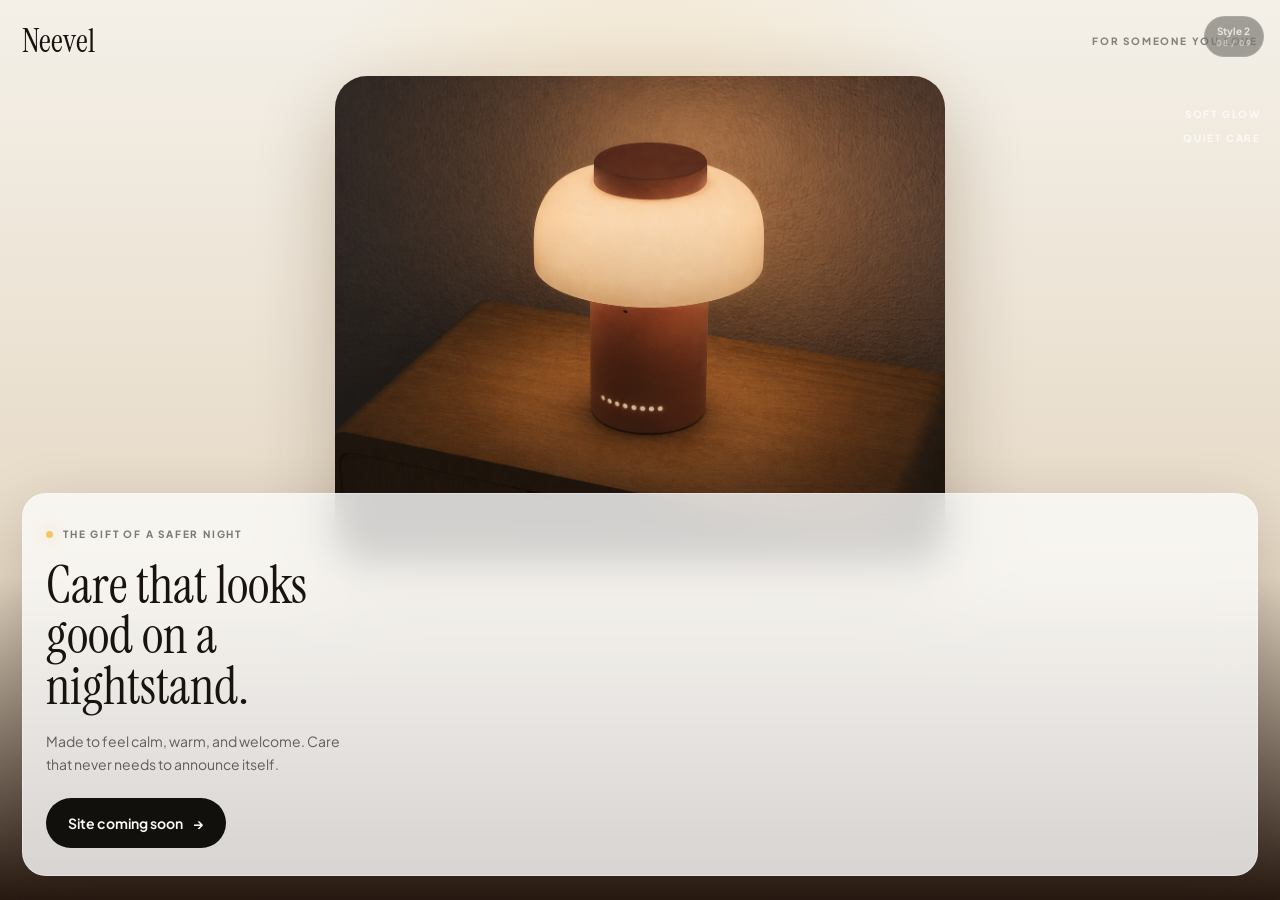
<file: index.html>
<!DOCTYPE html>
<html lang="en">
<head>
<meta charset="UTF-8">
<meta name="viewport" content="width=device-width, initial-scale=1">
<title>Neevel directions</title>
<link rel="icon" href="data:image/svg+xml,<svg xmlns='http://www.w3.org/2000/svg' viewBox='0 0 100 100'><circle cx='50' cy='50' r='32' fill='%23E8A838'/></svg>">
<link rel="preconnect" href="https://fonts.googleapis.com">
<link rel="preconnect" href="https://fonts.gstatic.com" crossorigin>
<link href="https://fonts.googleapis.com/css2?family=Plus+Jakarta+Sans:wght@500;600;700&display=swap" rel="stylesheet">
<link rel="stylesheet" href="styles.css?v=14">
</head>
<body class="compare-page">
<main class="compare-shell" aria-label="Neevel design directions">
    <iframe id="compare-frame" class="compare-frame" title="Selected Neevel direction" src="style2/"></iframe>

    <div class="compare-hint" aria-live="polite">
        <strong id="compare-name">Style 2</strong>
        <span id="compare-count">08 / 09</span>
    </div>
</main>

<script>
window.addEventListener('DOMContentLoaded', () => {
    const options = [
        { name: 'Version 1', path: 'version1/' },
        { name: 'Version 2', path: 'version2/' },
        { name: 'Version 3', path: 'version3/' },
        { name: 'Version 4', path: 'version4/' },
        { name: 'Version 5', path: 'version5/' },
        { name: 'Best', path: 'best/' },
        { name: 'Style 1', path: 'style1/' },
        { name: 'Style 2', path: 'style2/' },
        { name: 'Style 3', path: 'style3/' }
    ];

    const frame = document.getElementById('compare-frame');
    const name = document.getElementById('compare-name');
    const count = document.getElementById('compare-count');
    const hash = window.location.hash.replace('#', '');
    let activeIndex = Math.max(0, options.findIndex(option => option.path.replace('/', '') === hash));
    if (!hash) activeIndex = 7;

    const setActive = index => {
        activeIndex = (index + options.length) % options.length;
        const option = options[activeIndex];
        frame.src = option.path;
        name.textContent = option.name;
        count.textContent = `${String(activeIndex + 1).padStart(2, '0')} / ${String(options.length).padStart(2, '0')}`;
        history.replaceState(null, '', `#${option.path.replace('/', '')}`);
    };

    window.addEventListener('keydown', event => {
        if (event.key === 'ArrowRight') setActive(activeIndex + 1);
        if (event.key === 'ArrowLeft') setActive(activeIndex - 1);
    });

    let touchStartX = 0;
    let touchStartY = 0;
    window.addEventListener('touchstart', event => {
        const touch = event.changedTouches[0];
        touchStartX = touch.clientX;
        touchStartY = touch.clientY;
    }, { passive: true });

    window.addEventListener('touchend', event => {
        const touch = event.changedTouches[0];
        const dx = touch.clientX - touchStartX;
        const dy = touch.clientY - touchStartY;
        if (Math.abs(dx) > 52 && Math.abs(dx) > Math.abs(dy) * 1.4) {
            setActive(activeIndex + (dx < 0 ? 1 : -1));
        }
    }, { passive: true });

    setActive(activeIndex);
});
</script>
</body>
</html>
</file>
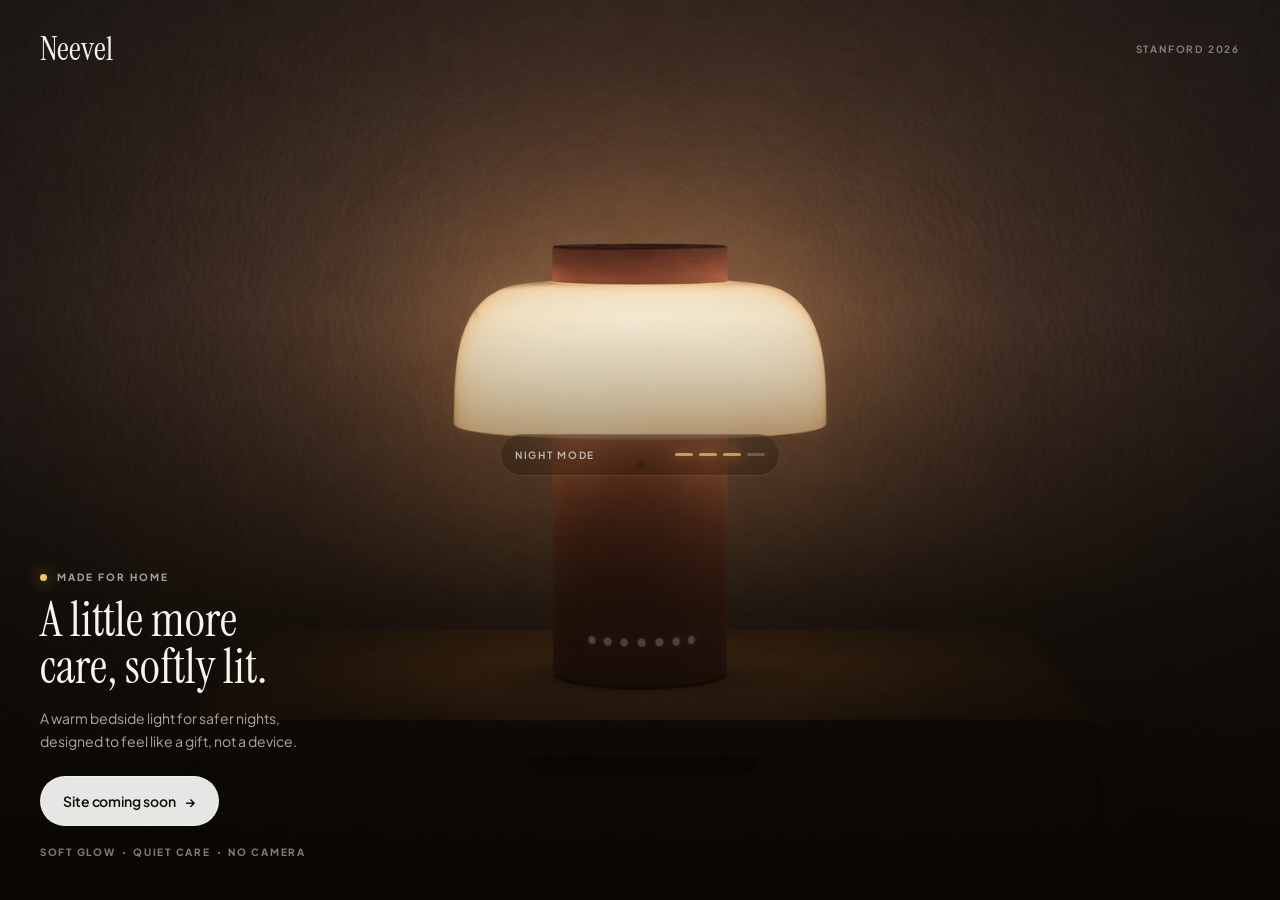
<file: best/index.html>
<!DOCTYPE html>
<html lang="en">
<head>
<meta charset="UTF-8">
<meta name="viewport" content="width=device-width, initial-scale=1">
<title>Neevel - Best Direction</title>
<link rel="icon" href="data:image/svg+xml,<svg xmlns='http://www.w3.org/2000/svg' viewBox='0 0 100 100'><circle cx='50' cy='50' r='32' fill='%23E8A838'/></svg>">
<link rel="preconnect" href="https://fonts.googleapis.com">
<link rel="preconnect" href="https://fonts.gstatic.com" crossorigin>
<link href="https://fonts.googleapis.com/css2?family=Instrument+Serif:ital@0;1&family=Plus+Jakarta+Sans:wght@400;500;600;700&display=swap" rel="stylesheet">
<link rel="stylesheet" href="../styles.css?v=10">
</head>
<body>
<section class="final-scene" aria-labelledby="final-title">
    <nav class="final-nav" aria-label="Primary">
        <a href="/" class="final-logo">Neevel</a>
        <span>Stanford 2026</span>
    </nav>

    <div class="final-control" aria-hidden="true">
        <span>Night mode</span>
        <div>
            <i></i><i></i><i></i><i></i>
        </div>
    </div>

    <div class="final-copy">
        <p class="final-kicker">Made for home</p>
        <h1 id="final-title">A little more<br>care, softly lit.</h1>
        <p class="final-lede">A warm bedside light for safer nights, designed to feel like a gift, not a device.</p>
        <a href="/" class="final-cta">Site coming soon <span>→</span></a>
        <div class="final-meta" aria-label="Product qualities">
            <span>Soft glow</span>
            <span>Quiet care</span>
            <span>No camera</span>
        </div>
    </div>
</section>
<script src="../direction-nav.js?v=2"></script>
</body>
</html>
</file>
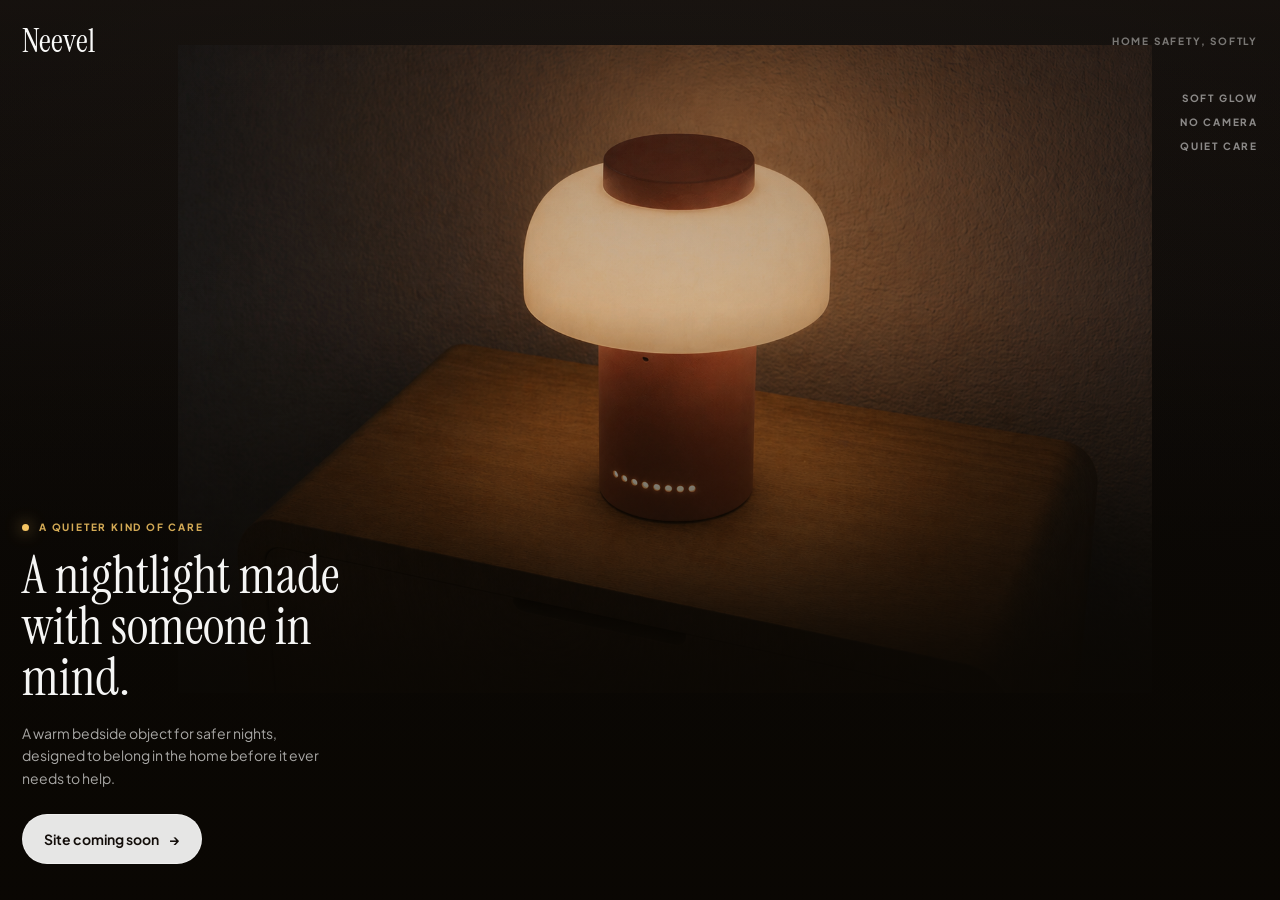
<file: style1/index.html>
<!DOCTYPE html>
<html lang="en">
<head>
<meta charset="UTF-8">
<meta name="viewport" content="width=device-width, initial-scale=1">
<title>Neevel - Style 1</title>
<link rel="icon" href="data:image/svg+xml,<svg xmlns='http://www.w3.org/2000/svg' viewBox='0 0 100 100'><circle cx='50' cy='50' r='32' fill='%23E8A838'/></svg>">
<link rel="preconnect" href="https://fonts.googleapis.com">
<link rel="preconnect" href="https://fonts.gstatic.com" crossorigin>
<link href="https://fonts.googleapis.com/css2?family=Instrument+Serif:ital@0;1&family=Plus+Jakarta+Sans:wght@400;500;600;700&display=swap" rel="stylesheet">
<link rel="stylesheet" href="../styles.css?v=11">
</head>
<body>
<main class="drift-scene drift-scene--editorial" aria-labelledby="style1-title">
    <nav class="drift-nav" aria-label="Primary">
        <a href="/" class="drift-logo">Neevel</a>
        <span>Home safety, softly</span>
    </nav>
    <div class="drift-photo" aria-hidden="true"></div>
    <section class="drift-copy">
        <p class="drift-kicker">A quieter kind of care</p>
        <h1 id="style1-title">A nightlight made with someone in mind.</h1>
        <p>A warm bedside object for safer nights, designed to belong in the home before it ever needs to help.</p>
        <a href="/" class="drift-cta">Site coming soon <span>→</span></a>
    </section>
    <aside class="drift-note" aria-label="Product qualities">
        <span>Soft glow</span>
        <span>No camera</span>
        <span>Quiet care</span>
    </aside>
</main>
<script src="../direction-nav.js?v=2"></script>
</body>
</html>
</file>
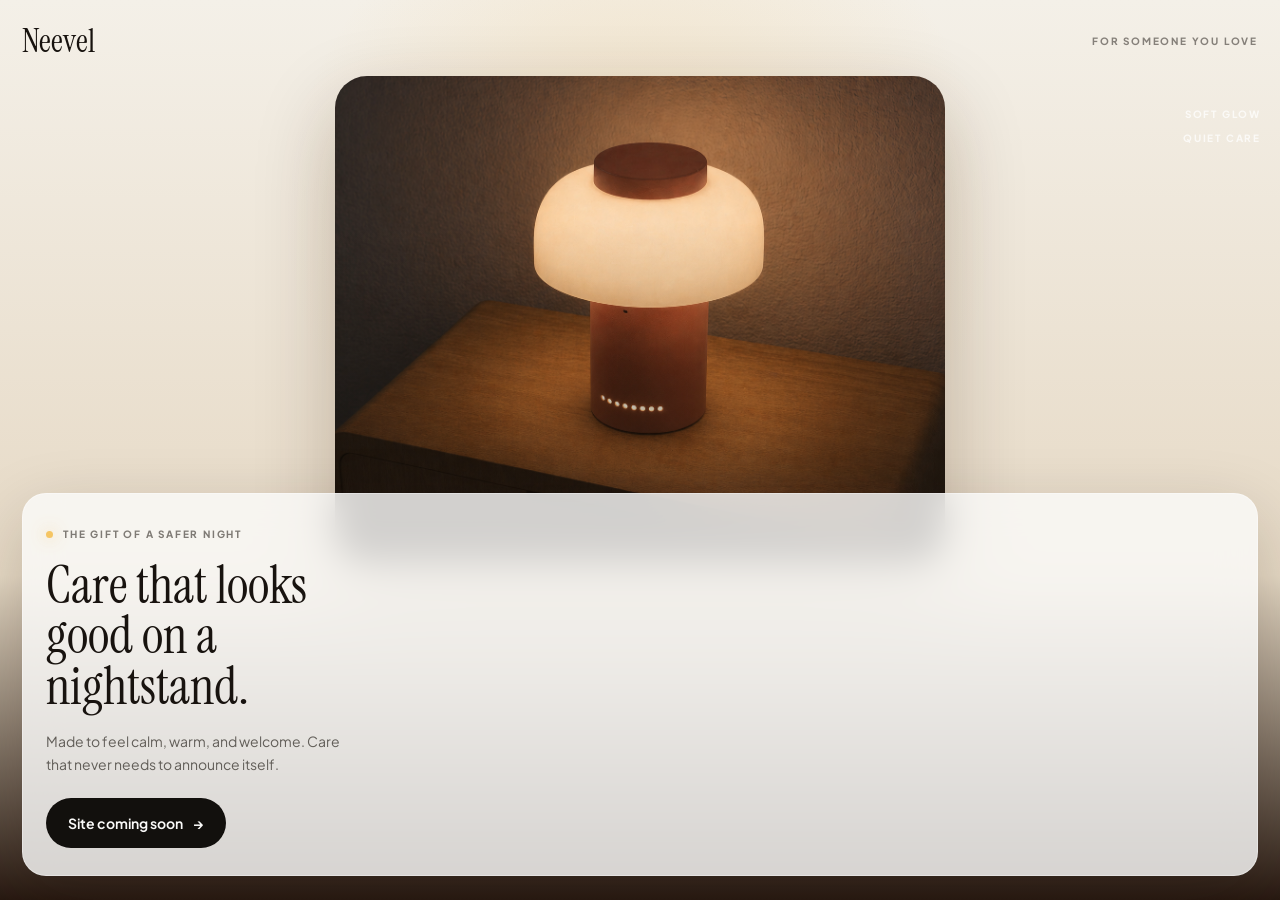
<file: style2/index.html>
<!DOCTYPE html>
<html lang="en">
<head>
<meta charset="UTF-8">
<meta name="viewport" content="width=device-width, initial-scale=1">
<title>Neevel - Style 2</title>
<link rel="icon" href="data:image/svg+xml,<svg xmlns='http://www.w3.org/2000/svg' viewBox='0 0 100 100'><circle cx='50' cy='50' r='32' fill='%23E8A838'/></svg>">
<link rel="preconnect" href="https://fonts.googleapis.com">
<link rel="preconnect" href="https://fonts.gstatic.com" crossorigin>
<link href="https://fonts.googleapis.com/css2?family=Instrument+Serif:ital@0;1&family=Plus+Jakarta+Sans:wght@400;500;600;700&display=swap" rel="stylesheet">
<link rel="stylesheet" href="../styles.css?v=11">
</head>
<body>
<main class="drift-scene drift-scene--gift" aria-labelledby="style2-title">
    <nav class="drift-nav drift-nav--dark" aria-label="Primary">
        <a href="/" class="drift-logo">Neevel</a>
        <span>For someone you love</span>
    </nav>
    <section class="gift-panel">
        <p class="drift-kicker">The gift of a safer night</p>
        <h1 id="style2-title">Care that looks good on a nightstand.</h1>
        <p>Made to feel calm, warm, and welcome. Care that never needs to announce itself.</p>
        <a href="/" class="drift-cta drift-cta--dark">Site coming soon <span>→</span></a>
    </section>
    <div class="gift-object" aria-hidden="true"></div>
    <div class="gift-spec" aria-label="Product qualities">
        <span>Soft glow</span>
        <span>Quiet care</span>
    </div>
</main>
<script src="../direction-nav.js?v=2"></script>
</body>
</html>
</file>
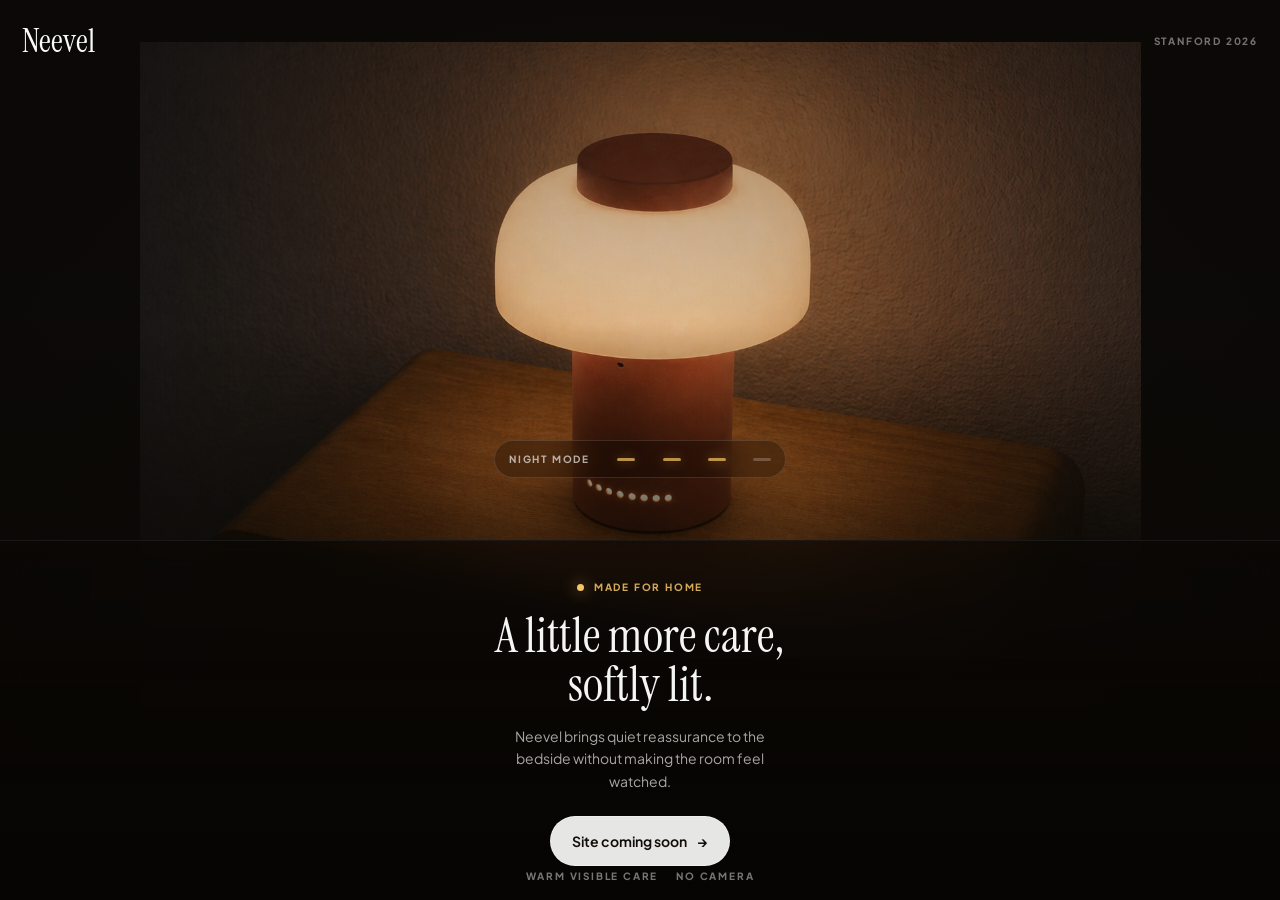
<file: style3/index.html>
<!DOCTYPE html>
<html lang="en">
<head>
<meta charset="UTF-8">
<meta name="viewport" content="width=device-width, initial-scale=1">
<title>Neevel - Style 3</title>
<link rel="icon" href="data:image/svg+xml,<svg xmlns='http://www.w3.org/2000/svg' viewBox='0 0 100 100'><circle cx='50' cy='50' r='32' fill='%23E8A838'/></svg>">
<link rel="preconnect" href="https://fonts.googleapis.com">
<link rel="preconnect" href="https://fonts.gstatic.com" crossorigin>
<link href="https://fonts.googleapis.com/css2?family=Instrument+Serif:ital@0;1&family=Plus+Jakarta+Sans:wght@400;500;600;700&display=swap" rel="stylesheet">
<link rel="stylesheet" href="../styles.css?v=11">
</head>
<body>
<main class="drift-scene drift-scene--launch" aria-labelledby="style3-title">
    <nav class="drift-nav" aria-label="Primary">
        <a href="/" class="drift-logo">Neevel</a>
        <span>Stanford 2026</span>
    </nav>
    <div class="launch-card" aria-hidden="true">
        <span>Night mode</span>
        <i></i><i></i><i></i><i></i>
    </div>
    <section class="launch-copy">
        <p class="drift-kicker">Made for home</p>
        <h1 id="style3-title">A little more care, softly lit.</h1>
        <p>Neevel brings quiet reassurance to the bedside without making the room feel watched.</p>
        <a href="/" class="drift-cta">Site coming soon <span>→</span></a>
    </section>
    <div class="launch-meta" aria-label="Product qualities">
        <span>Warm visible care</span>
        <span>No camera</span>
    </div>
</main>
<script src="../direction-nav.js?v=2"></script>
</body>
</html>
</file>
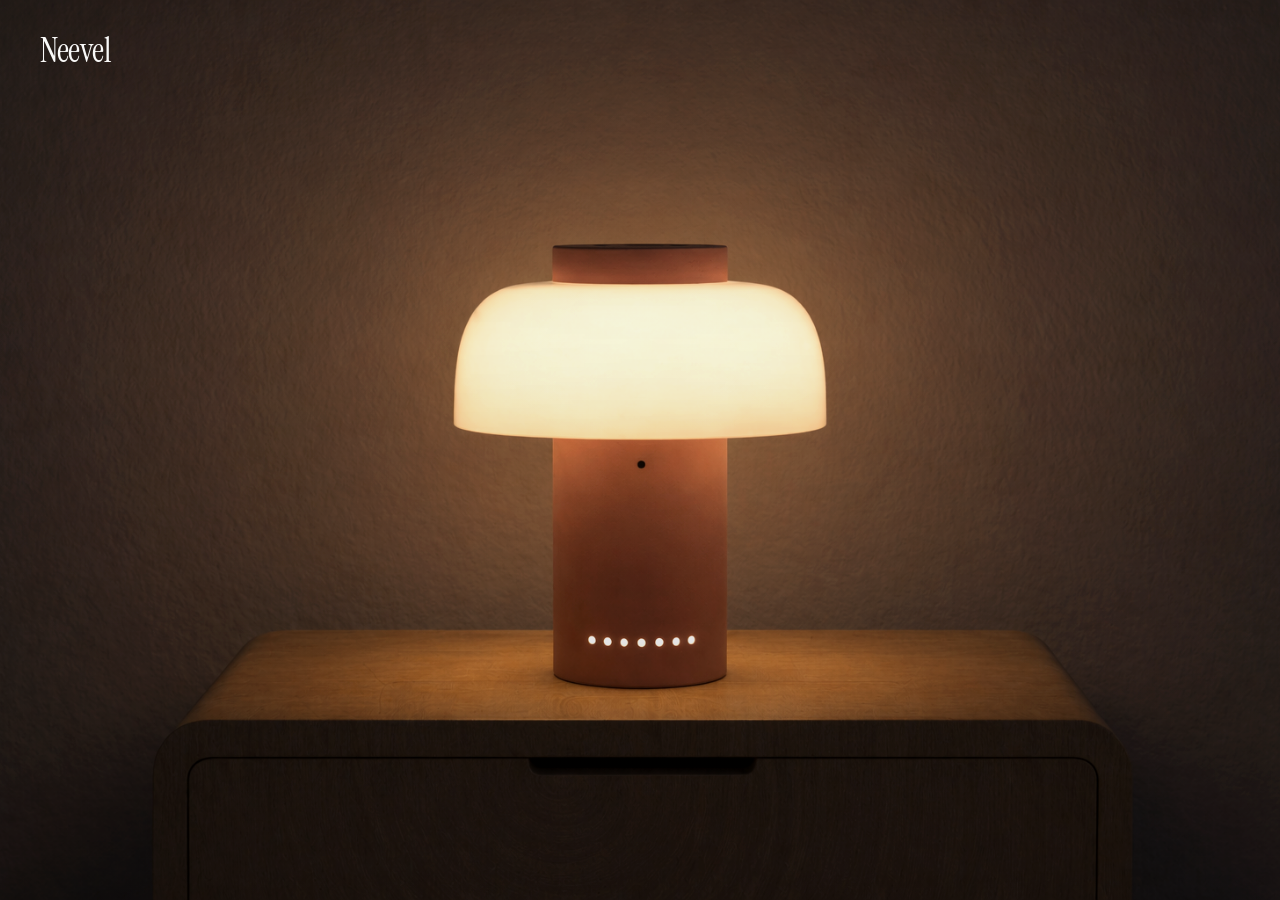
<file: version1/index.html>
<!DOCTYPE html>
<html lang="en">
<head>
<meta charset="UTF-8">
<meta name="viewport" content="width=device-width, initial-scale=1">
<title>Neevel - Version 1</title>
<link rel="icon" href="data:image/svg+xml,<svg xmlns='http://www.w3.org/2000/svg' viewBox='0 0 100 100'><circle cx='50' cy='50' r='32' fill='%23E8A838'/></svg>">
<link rel="preconnect" href="https://fonts.googleapis.com">
<link rel="preconnect" href="https://fonts.gstatic.com" crossorigin>
<link href="https://fonts.googleapis.com/css2?family=Cormorant+Garamond:ital,wght@0,400;0,500;0,600;0,700;1,400;1,500;1,600;1,700&family=Instrument+Serif:ital@0;1&family=Inter:wght@400;500;600;700;800;900&family=Libre+Baskerville:ital@0;1&family=Plus+Jakarta+Sans:wght@300;400;500;600;700&display=swap" rel="stylesheet">
<link rel="stylesheet" href="../styles.css?v=8">
</head>
<body>
<section id="light-demo" class="product-scene product-scene--demo is-active" aria-label="Neevel version 1">
    <nav class="scene-nav" aria-label="Primary">
        <a href="/" class="scene-logo">Neevel</a>
    </nav>
    <div class="demo-mobile-copy">
        <h2>A nightlight that looks after you.</h2>
        <p>A bedside light made to feel warm, quiet, and welcome at home.</p>
        <div class="demo-specs" aria-label="Product details">
            <span>Soft glow</span>
            <span>Quiet care</span>
        </div>
    </div>
</section>
<script>
window.addEventListener('DOMContentLoaded', () => {
    window.setTimeout(() => {
        document.querySelector('.product-scene--demo')?.classList.add('is-on');
    }, 240);
});
</script>
<script src="../direction-nav.js?v=2"></script>
</body>
</html>
</file>
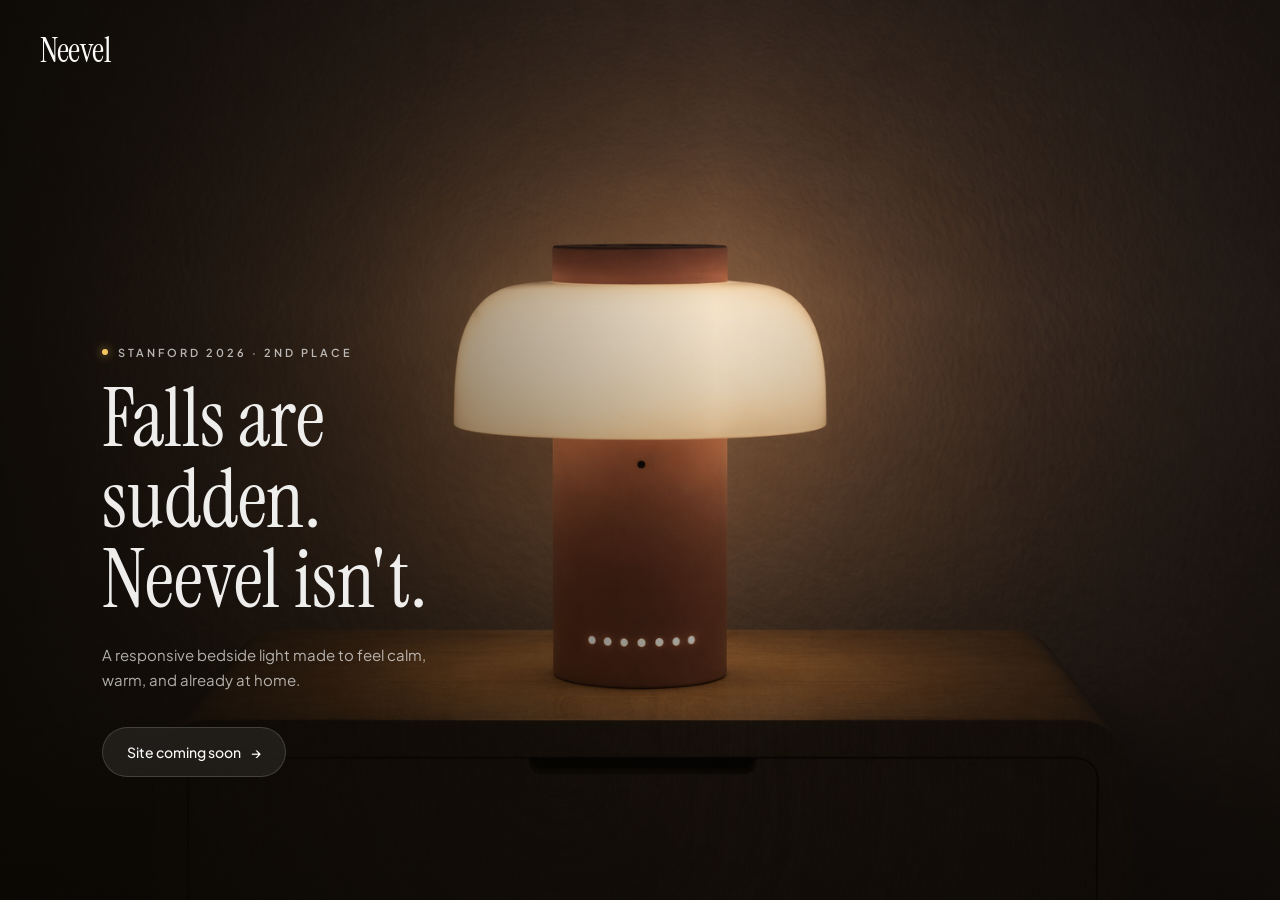
<file: version2/index.html>
<!DOCTYPE html>
<html lang="en">
<head>
<meta charset="UTF-8">
<meta name="viewport" content="width=device-width, initial-scale=1">
<title>Neevel - Version 2</title>
<link rel="icon" href="data:image/svg+xml,<svg xmlns='http://www.w3.org/2000/svg' viewBox='0 0 100 100'><circle cx='50' cy='50' r='32' fill='%23E8A838'/></svg>">
<link rel="preconnect" href="https://fonts.googleapis.com">
<link rel="preconnect" href="https://fonts.gstatic.com" crossorigin>
<link href="https://fonts.googleapis.com/css2?family=Cormorant+Garamond:ital,wght@0,400;0,500;0,600;0,700;1,400;1,500;1,600;1,700&family=Instrument+Serif:ital@0;1&family=Inter:wght@400;500;600;700;800;900&family=Libre+Baskerville:ital@0;1&family=Plus+Jakarta+Sans:wght@300;400;500;600;700&display=swap" rel="stylesheet">
<link rel="stylesheet" href="../styles.css?v=8">
</head>
<body>
<section id="selected" class="product-scene product-scene--copy is-active" aria-labelledby="hero-title">
    <nav class="scene-nav" aria-label="Primary">
        <a href="/" class="scene-logo">Neevel</a>
    </nav>
    <div class="mobile-ui mobile-ui--count" aria-hidden="true">01 / 04</div>
    <div class="scene-copy">
        <div class="scene-eyebrow">Stanford 2026 · 2nd place</div>
        <h1 id="hero-title" class="scene-title">Falls are sudden.<br>Neevel isn't.</h1>
        <p>A responsive bedside light made to feel calm, warm, and already at home.</p>
        <span class="scene-cta">Site coming soon <span>→</span></span>
        <div class="scene-proof" aria-label="Product highlights">
            <span>Warm visible care</span>
            <span>Designed for home</span>
        </div>
    </div>
</section>
<script src="../direction-nav.js?v=2"></script>
</body>
</html>
</file>
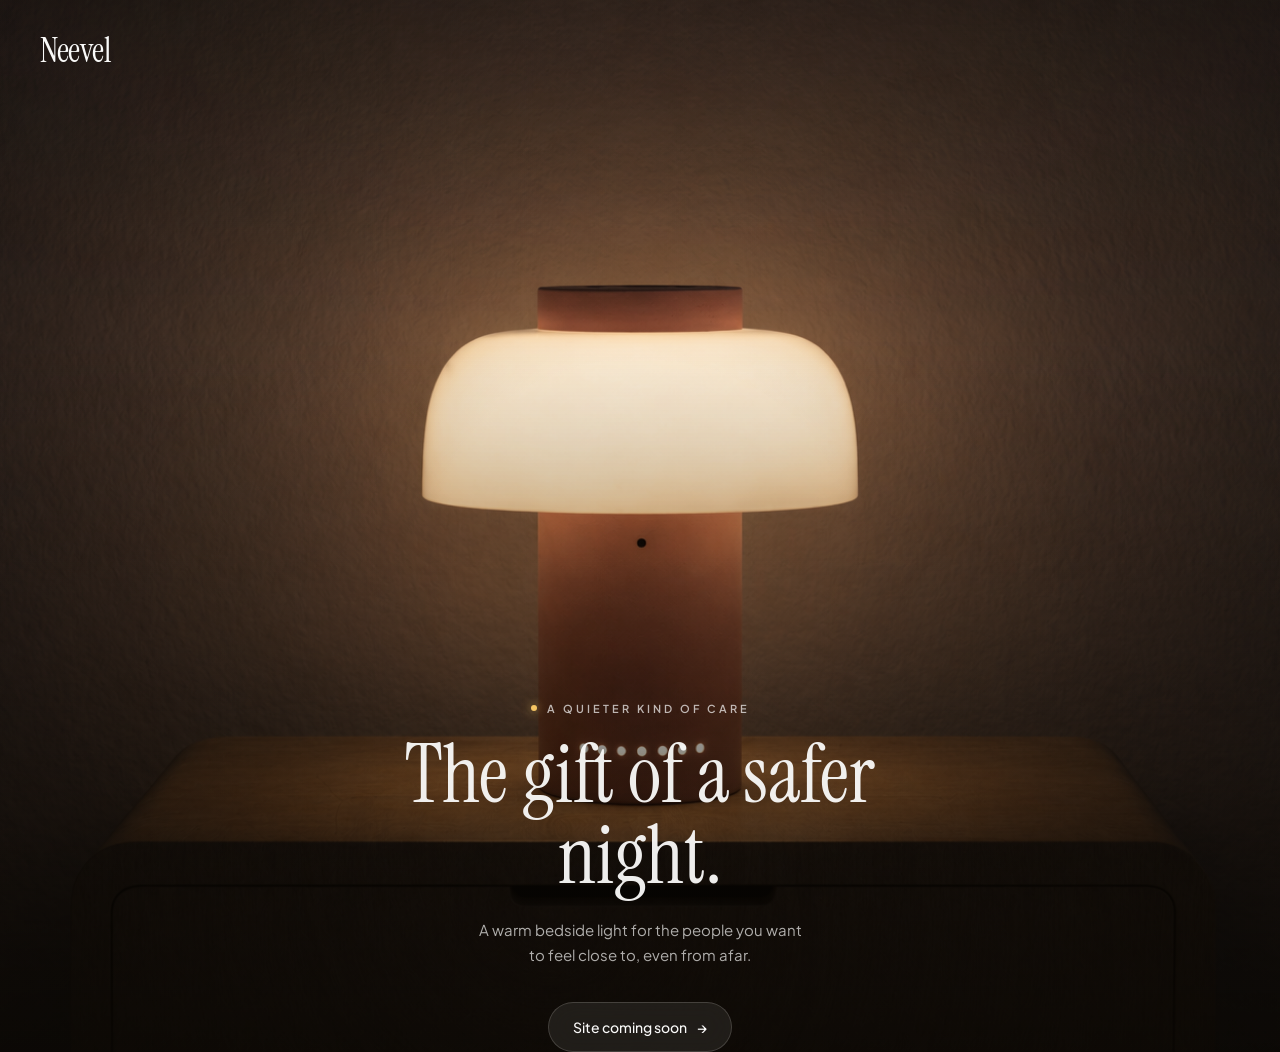
<file: version3/index.html>
<!DOCTYPE html>
<html lang="en">
<head>
<meta charset="UTF-8">
<meta name="viewport" content="width=device-width, initial-scale=1">
<title>Neevel - Version 3</title>
<link rel="icon" href="data:image/svg+xml,<svg xmlns='http://www.w3.org/2000/svg' viewBox='0 0 100 100'><circle cx='50' cy='50' r='32' fill='%23E8A838'/></svg>">
<link rel="preconnect" href="https://fonts.googleapis.com">
<link rel="preconnect" href="https://fonts.gstatic.com" crossorigin>
<link href="https://fonts.googleapis.com/css2?family=Cormorant+Garamond:ital,wght@0,400;0,500;0,600;0,700;1,400;1,500;1,600;1,700&family=Instrument+Serif:ital@0;1&family=Inter:wght@400;500;600;700;800;900&family=Libre+Baskerville:ital@0;1&family=Plus+Jakarta+Sans:wght@300;400;500;600;700&display=swap" rel="stylesheet">
<link rel="stylesheet" href="../styles.css?v=8">
</head>
<body>
<section id="gift" class="product-scene product-scene--copy product-scene--gift is-active" aria-labelledby="gift-title">
    <nav class="scene-nav" aria-label="Primary">
        <a href="/" class="scene-logo">Neevel</a>
    </nav>
    <div class="mobile-ui mobile-ui--gift-tag" aria-hidden="true">For someone you love</div>
    <div class="scene-copy scene-copy--center">
        <div class="scene-eyebrow">A quieter kind of care</div>
        <h1 id="gift-title" class="scene-title">The gift of a safer<br>night.</h1>
        <p>A warm bedside light for the people you want to feel close to, even from afar.</p>
        <span class="scene-cta">Site coming soon <span>→</span></span>
        <div class="scene-proof" aria-label="Product highlights">
            <span>Soft glow</span>
            <span>Quiet care</span>
        </div>
    </div>
</section>
<script src="../direction-nav.js?v=2"></script>
</body>
</html>
</file>
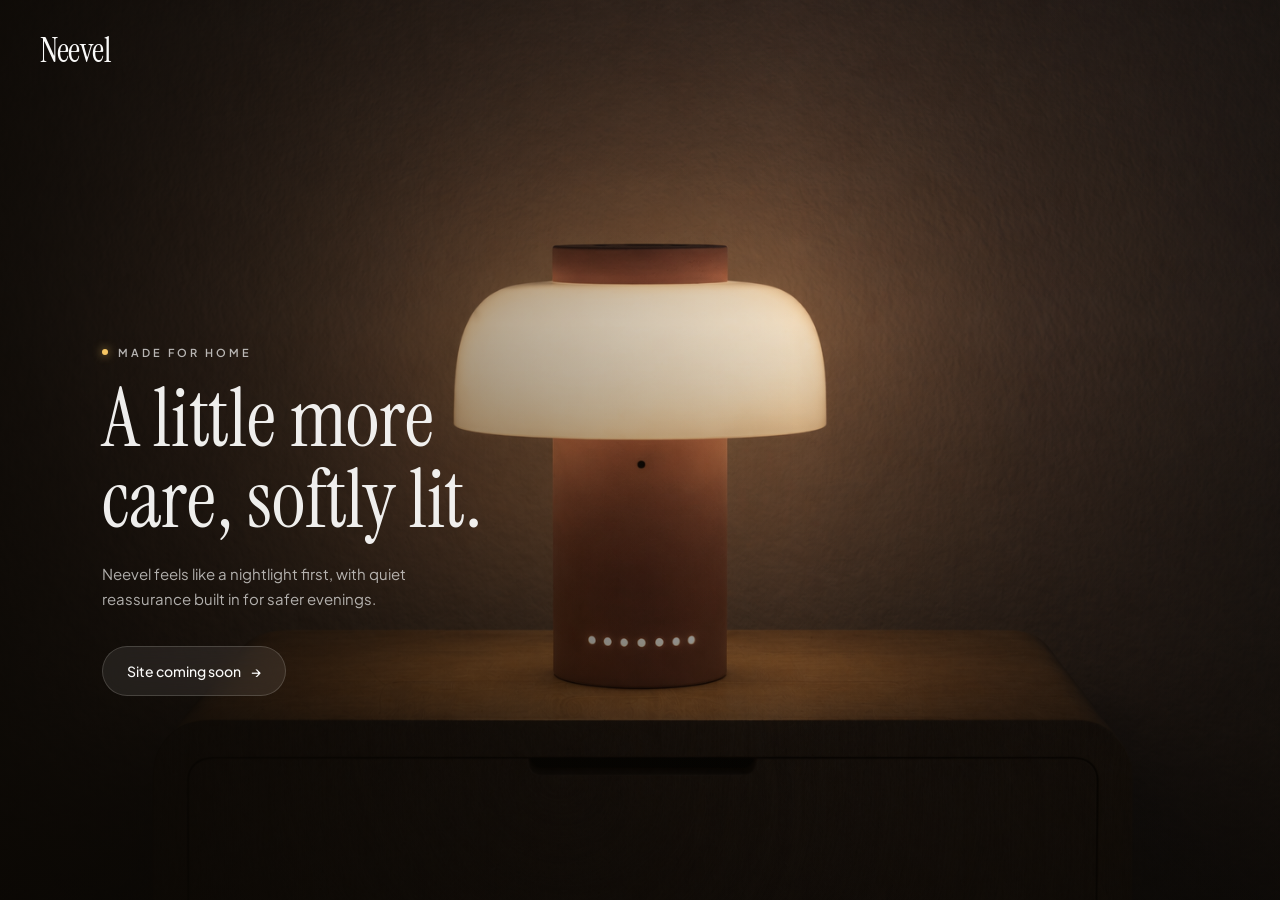
<file: version4/index.html>
<!DOCTYPE html>
<html lang="en">
<head>
<meta charset="UTF-8">
<meta name="viewport" content="width=device-width, initial-scale=1">
<title>Neevel - Version 4</title>
<link rel="icon" href="data:image/svg+xml,<svg xmlns='http://www.w3.org/2000/svg' viewBox='0 0 100 100'><circle cx='50' cy='50' r='32' fill='%23E8A838'/></svg>">
<link rel="preconnect" href="https://fonts.googleapis.com">
<link rel="preconnect" href="https://fonts.gstatic.com" crossorigin>
<link href="https://fonts.googleapis.com/css2?family=Cormorant+Garamond:ital,wght@0,400;0,500;0,600;0,700;1,400;1,500;1,600;1,700&family=Instrument+Serif:ital@0;1&family=Inter:wght@400;500;600;700;800;900&family=Libre+Baskerville:ital@0;1&family=Plus+Jakarta+Sans:wght@300;400;500;600;700&display=swap" rel="stylesheet">
<link rel="stylesheet" href="../styles.css?v=8">
</head>
<body>
<section id="quiet-care" class="product-scene product-scene--copy product-scene--quiet is-active" aria-labelledby="quiet-title">
    <nav class="scene-nav" aria-label="Primary">
        <a href="/" class="scene-logo">Neevel</a>
    </nav>
    <div class="mobile-ui mobile-ui--glow-control" aria-hidden="true">
        <span>Night mode</span>
        <div>
            <i></i><i></i><i></i><i></i>
        </div>
    </div>
    <div class="scene-copy">
        <div class="scene-eyebrow">Made for home</div>
        <h1 id="quiet-title" class="scene-title">A little more care, softly lit.</h1>
        <p>Neevel feels like a nightlight first, with quiet reassurance built in for safer evenings.</p>
        <span class="scene-cta">Site coming soon <span>→</span></span>
        <div class="scene-proof" aria-label="Product highlights">
            <span>Gentle presence</span>
            <span>Warm alert</span>
        </div>
    </div>
</section>
<script src="../direction-nav.js?v=2"></script>
</body>
</html>
</file>
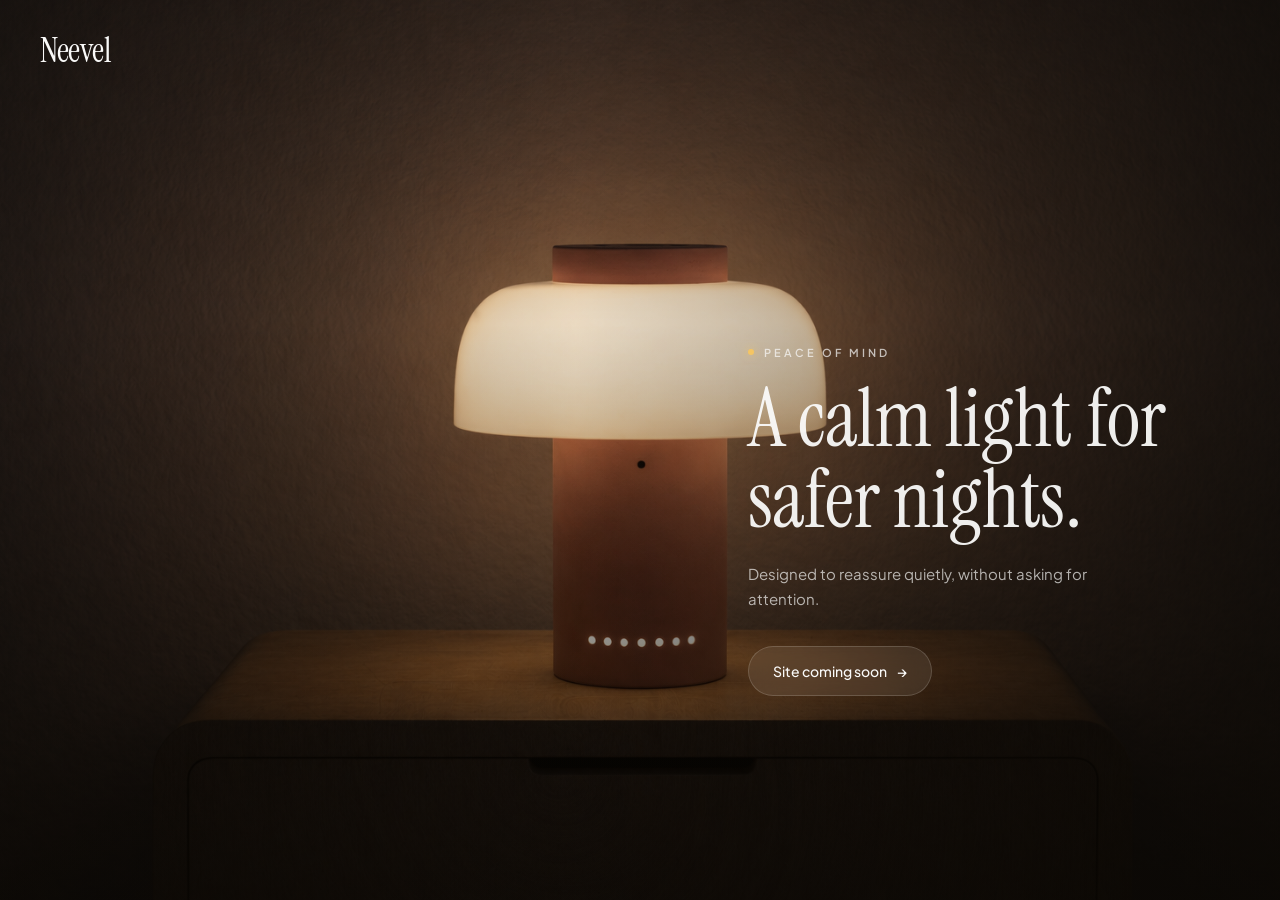
<file: version5/index.html>
<!DOCTYPE html>
<html lang="en">
<head>
<meta charset="UTF-8">
<meta name="viewport" content="width=device-width, initial-scale=1">
<title>Neevel - Version 5</title>
<link rel="icon" href="data:image/svg+xml,<svg xmlns='http://www.w3.org/2000/svg' viewBox='0 0 100 100'><circle cx='50' cy='50' r='32' fill='%23E8A838'/></svg>">
<link rel="preconnect" href="https://fonts.googleapis.com">
<link rel="preconnect" href="https://fonts.gstatic.com" crossorigin>
<link href="https://fonts.googleapis.com/css2?family=Cormorant+Garamond:ital,wght@0,400;0,500;0,600;0,700;1,400;1,500;1,600;1,700&family=Instrument+Serif:ital@0;1&family=Inter:wght@400;500;600;700;800;900&family=Libre+Baskerville:ital@0;1&family=Plus+Jakarta+Sans:wght@300;400;500;600;700&display=swap" rel="stylesheet">
<link rel="stylesheet" href="../styles.css?v=8">
</head>
<body>
<section id="peace" class="product-scene product-scene--copy product-scene--peace is-active" aria-labelledby="peace-title">
    <nav class="scene-nav" aria-label="Primary">
        <a href="/" class="scene-logo">Neevel</a>
    </nav>
    <div class="mobile-ui mobile-ui--status" aria-hidden="true">
        <span>Home</span>
        <strong>All quiet</strong>
    </div>
    <div class="scene-copy scene-copy--right">
        <div class="scene-eyebrow">Peace of mind</div>
        <h1 id="peace-title" class="scene-title">A calm light for<br>safer nights.</h1>
        <p>Designed to reassure quietly, without asking for attention.</p>
        <span class="scene-cta">Site coming soon <span>→</span></span>
        <div class="scene-proof" aria-label="Product highlights">
            <span>Calm by design</span>
            <span>Welcome at home</span>
        </div>
    </div>
</section>
<script src="../direction-nav.js?v=2"></script>
</body>
</html>
</file>
<file: styles.css>
/* =====================================================
   Neevel — neevel.org microsite
   Shared styles. Light theme. Editorial, not marketing.
   ===================================================== */

:root {
    --dark: #0D0B09;
    --light: #FAFAF9;
    --cream: #F5F3EE;
    --text: #1A1A1A;
    --text-2: #6B6B6B;
    --text-3: #A8A8A6;
    --border: #EAEAE8;
    --border-soft: #F0EFEC;
    --glow: #E8A838;
    --glow-soft: #F5C563;
    --glow-wash: rgba(232, 168, 56, 0.06);
}

*, *::before, *::after { box-sizing: border-box; margin: 0; padding: 0; }

html {
    scroll-behavior: auto;
    -webkit-text-size-adjust: 100%;
}

body {
    font-family: 'Plus Jakarta Sans', -apple-system, BlinkMacSystemFont, sans-serif;
    font-weight: 400;
    color: var(--text);
    background: var(--light);
    -webkit-font-smoothing: antialiased;
    -moz-osx-font-smoothing: grayscale;
    line-height: 1.6;
    overflow-x: hidden;
}

a { color: inherit; text-decoration: none; }
img { max-width: 100%; height: auto; display: block; }
button { font: inherit; cursor: pointer; }

/* =========== TYPOGRAPHY ============ */
.serif { font-family: 'Instrument Serif', Georgia, serif; font-weight: 400; }
.serif-i { font-family: 'Instrument Serif', Georgia, serif; font-style: italic; font-weight: 400; }

.display {
    font-family: 'Instrument Serif', Georgia, serif;
    font-size: clamp(56px, 9vw, 120px);
    line-height: 0.96;
    letter-spacing: -3px;
    color: var(--text);
}

.display-sm {
    font-family: 'Instrument Serif', Georgia, serif;
    font-size: clamp(40px, 6vw, 72px);
    line-height: 1.02;
    letter-spacing: -2px;
}

.headline {
    font-family: 'Instrument Serif', Georgia, serif;
    font-size: clamp(32px, 4.5vw, 52px);
    line-height: 1.1;
    letter-spacing: -1px;
}

.subhead {
    font-family: 'Instrument Serif', Georgia, serif;
    font-size: clamp(22px, 2.8vw, 32px);
    line-height: 1.3;
    letter-spacing: -0.4px;
    color: var(--text);
}

.eyebrow {
    font-size: 11px;
    font-weight: 500;
    letter-spacing: 3px;
    text-transform: uppercase;
    color: var(--text-2);
}

.eyebrow.amber { color: var(--glow); }

.lede {
    font-family: 'Instrument Serif', Georgia, serif;
    font-size: clamp(20px, 2.2vw, 28px);
    line-height: 1.4;
    letter-spacing: -0.3px;
    color: var(--text);
}

p, .body-text {
    font-size: 17px;
    line-height: 1.7;
    color: var(--text);
}

.muted { color: var(--text-2); }
.dim { color: var(--text-3); }
.accent { color: var(--glow); }

/* =========== LAYOUT ============ */
.container {
    max-width: 1120px;
    margin: 0 auto;
    padding: 0 32px;
}

.container-narrow {
    max-width: 760px;
    margin: 0 auto;
    padding: 0 32px;
}

.section {
    padding: 96px 0;
    border-bottom: 1px solid var(--border-soft);
}

.section:last-of-type { border-bottom: none; }

.section-tight { padding: 64px 0; }

.divider {
    height: 1px;
    background: var(--border);
    border: none;
    margin: 0;
}

.divider-short {
    width: 48px;
    height: 1px;
    background: var(--text);
    opacity: 0.2;
    border: none;
    margin: 32px 0;
}

/* =========== NAV ============ */
.nav {
    position: sticky;
    top: 0;
    z-index: 50;
    background: rgba(250, 250, 249, 0.88);
    backdrop-filter: saturate(180%) blur(14px);
    -webkit-backdrop-filter: saturate(180%) blur(14px);
    border-bottom: 1px solid var(--border-soft);
}

.nav-inner {
    max-width: 1120px;
    margin: 0 auto;
    padding: 18px 32px;
    display: flex;
    align-items: center;
    justify-content: space-between;
    gap: 24px;
}

.logo {
    font-family: 'Instrument Serif', Georgia, serif;
    font-size: 26px;
    letter-spacing: -1px;
    color: var(--text);
    display: flex;
    align-items: center;
    gap: 10px;
}

.logo-dot {
    width: 8px;
    height: 8px;
    border-radius: 50%;
    background: var(--glow);
    box-shadow: 0 0 10px rgba(232, 168, 56, 0.6);
}

.nav-links {
    display: flex;
    gap: 32px;
    align-items: center;
    list-style: none;
}

.nav-links a {
    font-size: 14px;
    font-weight: 500;
    color: var(--text-2);
    transition: color 0.18s ease;
    letter-spacing: -0.1px;
}

.nav-links a:hover { color: var(--text); }
.nav-links a.active { color: var(--text); }
.nav-links a.active::after {
    content: '';
    display: block;
    width: 14px;
    height: 1px;
    background: var(--glow);
    margin: 4px auto 0;
}

.nav-toggle {
    display: none;
    background: none;
    border: none;
    color: var(--text);
    padding: 8px;
}

/* =========== HERO ============ */
.hero {
    padding: 140px 0 120px;
    position: relative;
    overflow: hidden;
}

.hero::before {
    content: '';
    position: absolute;
    top: -10%;
    left: 50%;
    transform: translateX(-50%);
    width: 900px;
    height: 600px;
    background: radial-gradient(ellipse at center, var(--glow-wash) 0%, transparent 60%);
    pointer-events: none;
    z-index: 0;
}

.hero-inner {
    position: relative;
    z-index: 1;
    max-width: 840px;
    margin: 0 auto;
    padding: 0 32px;
    text-align: center;
}

.hero-eyebrow {
    display: inline-flex;
    align-items: center;
    gap: 10px;
    padding: 8px 18px;
    border: 1px solid var(--border);
    border-radius: 100px;
    font-size: 12px;
    font-weight: 500;
    letter-spacing: 1.5px;
    text-transform: uppercase;
    color: var(--text-2);
    background: rgba(255, 255, 255, 0.6);
    margin-bottom: 32px;
}

.hero-eyebrow::before {
    content: '';
    width: 6px;
    height: 6px;
    border-radius: 50%;
    background: var(--glow);
    box-shadow: 0 0 8px rgba(232, 168, 56, 0.6);
}

.hero-title {
    font-family: 'Instrument Serif', Georgia, serif;
    font-size: clamp(56px, 10vw, 128px);
    line-height: 0.94;
    letter-spacing: -4px;
    color: var(--text);
    text-shadow: 0 0 80px rgba(232, 168, 56, 0.1);
}

.hero-title em {
    font-style: italic;
    color: var(--text);
}

.hero-sub {
    margin-top: 28px;
    font-size: clamp(18px, 2.2vw, 22px);
    line-height: 1.55;
    color: var(--text-2);
    max-width: 620px;
    margin-left: auto;
    margin-right: auto;
    font-weight: 300;
}

.hero-meta {
    margin-top: 44px;
    display: inline-flex;
    flex-wrap: wrap;
    justify-content: center;
    gap: 28px;
    font-size: 13px;
    letter-spacing: 1px;
    text-transform: uppercase;
    color: var(--text-3);
    font-weight: 500;
}

.hero-meta-item { display: flex; align-items: center; gap: 10px; }
.hero-meta-item::before {
    content: '';
    width: 4px;
    height: 4px;
    border-radius: 50%;
    background: var(--glow);
}
.hero-meta-item:first-child::before { display: none; }

/* =========== PAGE HEADER (non-home pages) ============ */
.page-header {
    padding: 96px 0 48px;
    border-bottom: 1px solid var(--border-soft);
}

.page-header .container-narrow {
    text-align: left;
}

.page-eyebrow {
    font-size: 11px;
    font-weight: 600;
    letter-spacing: 3px;
    text-transform: uppercase;
    color: var(--glow);
    margin-bottom: 20px;
}

.page-title {
    font-family: 'Instrument Serif', Georgia, serif;
    font-size: clamp(44px, 7vw, 88px);
    line-height: 1;
    letter-spacing: -2.5px;
    color: var(--text);
}

.page-title em {
    font-style: italic;
}

.page-lede {
    margin-top: 28px;
    font-family: 'Instrument Serif', Georgia, serif;
    font-size: clamp(20px, 2.4vw, 28px);
    line-height: 1.4;
    letter-spacing: -0.3px;
    color: var(--text-2);
    max-width: 640px;
}

/* =========== PROSE ============ */
.prose {
    max-width: 680px;
    margin: 0 auto;
}

.prose > * + * { margin-top: 20px; }

.prose h2 {
    font-family: 'Instrument Serif', Georgia, serif;
    font-size: clamp(28px, 3.6vw, 42px);
    line-height: 1.15;
    letter-spacing: -1px;
    margin-top: 56px;
    font-weight: 400;
    color: var(--text);
}

.prose h3 {
    font-size: 19px;
    font-weight: 600;
    letter-spacing: -0.2px;
    margin-top: 40px;
    color: var(--text);
}

.prose p { font-size: 18px; line-height: 1.7; color: var(--text); }
.prose p.muted { color: var(--text-2); }

.prose ul, .prose ol {
    padding-left: 20px;
    margin-top: 16px;
}

.prose li {
    font-size: 17px;
    line-height: 1.7;
    color: var(--text);
    padding-left: 8px;
    margin-bottom: 8px;
}

.prose blockquote {
    border-left: 2px solid var(--glow);
    padding: 4px 0 4px 24px;
    margin: 32px 0;
    font-family: 'Instrument Serif', Georgia, serif;
    font-style: italic;
    font-size: 22px;
    line-height: 1.5;
    color: var(--text);
}

.prose a {
    color: var(--text);
    border-bottom: 1px solid var(--glow);
    transition: background 0.18s ease;
    padding: 0 2px;
}

.prose a:hover { background: var(--glow-wash); }

/* =========== CARDS ============ */
.card-grid {
    display: grid;
    grid-template-columns: repeat(auto-fit, minmax(280px, 1fr));
    gap: 20px;
    margin-top: 48px;
}

.card {
    padding: 32px 28px;
    border: 1px solid var(--border);
    border-radius: 14px;
    background: #FFFFFF;
    transition: transform 0.2s ease, border-color 0.2s ease;
}

.card:hover {
    transform: translateY(-2px);
    border-color: var(--glow-soft);
}

.card-eyebrow {
    font-size: 11px;
    font-weight: 600;
    letter-spacing: 2.5px;
    text-transform: uppercase;
    color: var(--glow);
    margin-bottom: 14px;
}

.card-title {
    font-family: 'Instrument Serif', Georgia, serif;
    font-size: 26px;
    letter-spacing: -0.5px;
    line-height: 1.2;
    margin-bottom: 12px;
    color: var(--text);
}

.card-body {
    font-size: 15px;
    line-height: 1.6;
    color: var(--text-2);
}

/* =========== STATS ============ */
.stat-row {
    display: grid;
    grid-template-columns: repeat(auto-fit, minmax(160px, 1fr));
    gap: 32px;
    margin-top: 48px;
    padding: 40px 0;
    border-top: 1px solid var(--border);
    border-bottom: 1px solid var(--border);
}

.stat-val {
    font-family: 'Instrument Serif', Georgia, serif;
    font-size: clamp(44px, 6vw, 68px);
    line-height: 1;
    letter-spacing: -2px;
    color: var(--text);
}

.stat-val sup { font-size: 0.5em; color: var(--glow); margin-left: 4px; letter-spacing: 0; }

.stat-lbl {
    margin-top: 8px;
    font-size: 13px;
    color: var(--text-2);
    letter-spacing: 0.5px;
    line-height: 1.4;
}

/* =========== FLOW (3-step loop) ============ */
.flow {
    display: grid;
    grid-template-columns: repeat(3, 1fr);
    gap: 16px;
    margin-top: 56px;
    align-items: stretch;
}

.flow-step {
    padding: 32px 28px;
    border: 1px solid var(--border);
    border-radius: 14px;
    background: #FFFFFF;
    position: relative;
}

.flow-num {
    font-family: 'Instrument Serif', Georgia, serif;
    font-style: italic;
    font-size: 42px;
    letter-spacing: -1px;
    color: var(--glow);
    line-height: 1;
    margin-bottom: 16px;
}

.flow-title {
    font-family: 'Instrument Serif', Georgia, serif;
    font-size: 24px;
    letter-spacing: -0.5px;
    color: var(--text);
    margin-bottom: 10px;
}

.flow-desc {
    font-size: 15px;
    line-height: 1.6;
    color: var(--text-2);
}

/* =========== TEAM ============ */
.team {
    display: grid;
    grid-template-columns: 1fr 1fr;
    gap: 48px;
    margin-top: 56px;
}

.team-member {
    padding: 36px 32px;
    border: 1px solid var(--border);
    border-radius: 14px;
    background: #FFFFFF;
}

.team-name {
    font-family: 'Instrument Serif', Georgia, serif;
    font-size: 32px;
    letter-spacing: -0.8px;
    color: var(--text);
}

.team-role {
    font-size: 13px;
    letter-spacing: 1.5px;
    text-transform: uppercase;
    color: var(--glow);
    font-weight: 600;
    margin-top: 6px;
}

.team-bio {
    font-size: 15px;
    line-height: 1.6;
    color: var(--text-2);
    margin-top: 18px;
}

/* =========== PLACEHOLDER ============ */
.placeholder {
    padding: 56px 32px;
    border: 1px dashed var(--border);
    border-radius: 14px;
    text-align: center;
    background: var(--cream);
    color: var(--text-3);
    font-size: 14px;
    letter-spacing: 0.5px;
    text-transform: uppercase;
    margin: 32px 0;
}

.placeholder-inner {
    max-width: 420px;
    margin: 0 auto;
}

.placeholder-label {
    font-size: 11px;
    font-weight: 600;
    letter-spacing: 2.5px;
    color: var(--glow);
    margin-bottom: 12px;
}

.placeholder-note {
    font-size: 14px;
    color: var(--text-2);
    letter-spacing: 0;
    text-transform: none;
    line-height: 1.5;
    font-weight: 400;
}

/* =========== LINK (inline) ============ */
.link {
    display: inline-flex;
    align-items: center;
    gap: 8px;
    font-weight: 500;
    color: var(--text);
    border-bottom: 1px solid var(--glow);
    padding: 2px 0;
    transition: gap 0.18s ease, background 0.18s ease;
}

.link:hover { gap: 12px; background: var(--glow-wash); }
.link-arrow { color: var(--glow); }

/* =========== CTA ============ */
.cta {
    display: inline-flex;
    align-items: center;
    gap: 10px;
    padding: 14px 28px;
    background: var(--text);
    color: var(--light);
    border-radius: 100px;
    font-size: 14px;
    font-weight: 500;
    letter-spacing: 0.3px;
    transition: transform 0.18s ease, background 0.18s ease;
}

.cta:hover { background: #000; transform: translateY(-1px); }

.cta.ghost {
    background: transparent;
    color: var(--text);
    border: 1px solid var(--border);
}

.cta.ghost:hover { background: var(--cream); }

/* =========== FOOTER ============ */
.footer {
    padding: 56px 0 48px;
    border-top: 1px solid var(--border-soft);
    background: var(--cream);
}

.footer-inner {
    max-width: 1120px;
    margin: 0 auto;
    padding: 0 32px;
    display: flex;
    justify-content: space-between;
    align-items: flex-start;
    gap: 48px;
    flex-wrap: wrap;
}

.footer-brand { max-width: 320px; }
.footer-brand .logo { margin-bottom: 16px; }
.footer-tag {
    font-family: 'Instrument Serif', Georgia, serif;
    font-style: italic;
    font-size: 17px;
    line-height: 1.5;
    color: var(--text-2);
}

.footer-links { display: flex; gap: 48px; }

.footer-col h4 {
    font-size: 11px;
    font-weight: 600;
    letter-spacing: 2px;
    text-transform: uppercase;
    color: var(--text-3);
    margin-bottom: 14px;
}

.footer-col ul { list-style: none; }

.footer-col li {
    font-size: 14px;
    margin-bottom: 10px;
}

.footer-col a {
    color: var(--text-2);
    transition: color 0.18s ease;
}

.footer-col a:hover { color: var(--text); }

.footer-bottom {
    max-width: 1120px;
    margin: 40px auto 0;
    padding: 24px 32px 0;
    border-top: 1px solid var(--border);
    display: flex;
    justify-content: space-between;
    font-size: 12px;
    color: var(--text-3);
    letter-spacing: 0.3px;
    flex-wrap: wrap;
    gap: 12px;
}

/* =========== STAGE (product hero) ============ */
.stage {
    position: relative;
    min-height: 100dvh;
    min-height: 100vh;
    background: #1C140D;
    color: var(--light);
    overflow: hidden;
    display: grid;
    grid-template-rows: auto 1fr auto;
    isolation: isolate;
}

/* LAYER 1: product scene — softly graded for text contrast */
.stage::before {
    content: '';
    position: absolute;
    inset: 0;
    background:
        linear-gradient(180deg, rgba(10, 7, 3, 0.5) 0%, transparent 18%, transparent 70%, rgba(10, 7, 3, 0.68) 100%),
        radial-gradient(ellipse at center, transparent 22%, rgba(10, 7, 3, 0.38) 94%),
        url(lamp-hero.png) center center / cover no-repeat;
    filter: brightness(0.86) contrast(1.03) saturate(1.05);
    z-index: -1;
}

.stage::after {
    content: none;
    position: absolute;
    inset: 0;
    pointer-events: none;
}

/* stage nav — dark variant */
.stage-nav {
    position: relative;
    z-index: 3;
    display: flex;
    justify-content: space-between;
    align-items: center;
    padding: 24px 40px;
}

.stage-logo {
    font-family: 'Instrument Serif', Georgia, serif;
    font-size: 26px;
    letter-spacing: -0.8px;
    color: var(--light);
    display: flex;
    align-items: center;
    gap: 10px;
}

.stage-logo-dot {
    width: 8px;
    height: 8px;
    border-radius: 50%;
    background: var(--glow-soft);
    box-shadow: 0 0 12px rgba(245, 197, 99, 0.9);
}

.stage-links {
    display: flex;
    gap: 32px;
    list-style: none;
    align-items: center;
}

.stage-links a {
    font-size: 14px;
    font-weight: 500;
    color: rgba(250, 250, 249, 0.65);
    letter-spacing: -0.1px;
    transition: color 0.2s ease;
}

.stage-links a:hover { color: var(--glow-soft); }

.stage-nav-toggle {
    display: none;
    background: none;
    border: none;
    color: var(--light);
    padding: 8px;
    cursor: pointer;
}

/* main composition */
.stage-inner {
    display: block;
    position: static;
    padding: 0;
}

.stage-hero {
    position: absolute;
    width: 1px;
    height: 1px;
    padding: 0;
    margin: -1px;
    overflow: hidden;
    clip: rect(0 0 0 0);
    white-space: nowrap;
    border: 0;
}

/* pulse the amber drop-shadow glow to mimic lamp breathing */
@keyframes lamp-pulse {
    0%, 100% {
        filter:
            drop-shadow(0 0 60px rgba(245, 197, 99, 0.35))
            drop-shadow(0 0 120px rgba(232, 168, 56, 0.16))
            drop-shadow(0 30px 50px rgba(0, 0, 0, 0.55));
    }
    50% {
        filter:
            drop-shadow(0 0 82px rgba(245, 197, 99, 0.45))
            drop-shadow(0 0 150px rgba(232, 168, 56, 0.22))
            drop-shadow(0 30px 50px rgba(0, 0, 0, 0.55));
    }
}

/* caption — centered below hero composition */
.stage-side {
    position: absolute;
    top: clamp(168px, 31vh, 286px);
    right: clamp(40px, 8vw, 128px);
    width: min(360px, 28vw);
    margin: 0;
    text-align: left;
    z-index: 4;
}

.stage-side-eyebrow {
    font-family: 'Plus Jakarta Sans', sans-serif;
    font-size: 11px;
    font-weight: 600;
    letter-spacing: 3px;
    text-transform: uppercase;
    color: rgba(250, 250, 249, 0.62);
    margin-bottom: 16px;
    display: inline-flex;
    align-items: center;
    gap: 10px;
}

.stage-side-eyebrow::before {
    content: '';
    width: 6px;
    height: 6px;
    border-radius: 50%;
    background: var(--glow-soft);
    box-shadow: 0 0 8px rgba(245, 197, 99, 0.7);
}

.stage-side-head {
    font-family: 'Instrument Serif', Georgia, serif;
    font-size: clamp(32px, 3.4vw, 48px);
    line-height: 1.08;
    letter-spacing: -0.8px;
    color: rgba(250, 250, 249, 0.92);
}

.stage-side-head em {
    font-style: italic;
    color: var(--glow-soft);
}

/* stage footer — CTA + section links */
.stage-footer {
    position: relative;
    z-index: 3;
    padding: 0 40px 40px;
    display: flex;
    flex-direction: column;
    align-items: center;
    gap: 32px;
}

.stage-cta {
    display: inline-flex;
    align-items: center;
    gap: 10px;
    padding: 14px 30px;
    background: rgba(250, 250, 249, 0.08);
    backdrop-filter: blur(14px);
    -webkit-backdrop-filter: blur(14px);
    color: var(--light);
    border: 1px solid rgba(250, 250, 249, 0.15);
    border-radius: 100px;
    font-size: 14px;
    font-weight: 500;
    letter-spacing: 0.2px;
    transition: background 0.2s ease, color 0.2s ease, transform 0.2s ease, border-color 0.2s ease;
}

.stage-cta:hover {
    background: var(--glow);
    color: #1A0F05;
    border-color: var(--glow);
    transform: translateY(-2px);
}

/* =========== CONCEPT OPTIONS ============ */
.concept {
    position: relative;
    min-height: 100vh;
    min-height: 100dvh;
    background: #0D0B09;
    color: var(--light);
    overflow: hidden;
    isolation: isolate;
}

.concept::before,
.concept::after {
    content: '';
    position: absolute;
    inset: 0;
    pointer-events: none;
}

.concept::before {
    background: url(lamp-hero.png) center center / cover no-repeat;
    filter: brightness(0.86) contrast(1.04) saturate(1.05);
    z-index: -2;
}

.concept::after {
    z-index: -1;
}

.concept-label {
    position: absolute;
    top: 30px;
    right: 40px;
    z-index: 3;
    font-size: 10px;
    font-weight: 600;
    letter-spacing: 3px;
    text-transform: uppercase;
    color: rgba(245, 197, 99, 0.62);
    padding: 8px 16px;
    border: 1px solid rgba(245, 197, 99, 0.2);
    border-radius: 100px;
    background: rgba(13, 11, 9, 0.42);
    backdrop-filter: blur(12px);
    -webkit-backdrop-filter: blur(12px);
}

.concept-copy {
    position: relative;
    z-index: 2;
    width: min(390px, 34vw);
    margin-left: clamp(40px, 8vw, 120px);
    padding-top: clamp(180px, 30vh, 280px);
}

.concept-eyebrow {
    display: inline-flex;
    align-items: center;
    gap: 10px;
    margin-bottom: 18px;
    font-size: 11px;
    font-weight: 600;
    letter-spacing: 3px;
    text-transform: uppercase;
    color: rgba(250, 250, 249, 0.62);
}

.concept-eyebrow::before {
    content: '';
    width: 6px;
    height: 6px;
    border-radius: 50%;
    background: var(--glow-soft);
    box-shadow: 0 0 10px rgba(245, 197, 99, 0.8);
}

.concept-title {
    font-family: 'Instrument Serif', Georgia, serif;
    font-size: clamp(42px, 5.4vw, 74px);
    font-weight: 400;
    line-height: 0.96;
    letter-spacing: -1px;
    color: rgba(250, 250, 249, 0.94);
}

.concept-title em {
    font-style: italic;
    color: var(--glow-soft);
}

.concept-copy p {
    margin-top: 22px;
    max-width: 340px;
    font-size: 15px;
    line-height: 1.65;
    color: rgba(250, 250, 249, 0.64);
}

.concept-cta {
    display: inline-flex;
    align-items: center;
    gap: 10px;
    margin-top: 34px;
    padding: 13px 24px;
    border: 1px solid rgba(250, 250, 249, 0.16);
    border-radius: 100px;
    background: rgba(250, 250, 249, 0.08);
    backdrop-filter: blur(14px);
    -webkit-backdrop-filter: blur(14px);
    color: var(--light);
    font-size: 14px;
    font-weight: 500;
}

.concept--left::after {
    background:
        linear-gradient(90deg, rgba(10, 7, 3, 0.86) 0%, rgba(10, 7, 3, 0.48) 30%, rgba(10, 7, 3, 0.06) 58%, rgba(10, 7, 3, 0.52) 100%),
        linear-gradient(180deg, rgba(10, 7, 3, 0.55) 0%, transparent 32%, rgba(10, 7, 3, 0.72) 100%);
}

.concept--rail::before {
    filter: brightness(0.9) contrast(1.04) saturate(1.05);
}

.concept--rail::after {
    background:
        linear-gradient(180deg, rgba(10, 7, 3, 0.64) 0%, transparent 30%, rgba(10, 7, 3, 0.2) 56%, rgba(10, 7, 3, 0.88) 100%),
        radial-gradient(ellipse at center, transparent 22%, rgba(10, 7, 3, 0.34) 94%);
}

.concept-rail {
    position: absolute;
    left: clamp(28px, 6vw, 96px);
    right: clamp(28px, 6vw, 96px);
    bottom: clamp(36px, 7vw, 82px);
    z-index: 2;
    display: flex;
    align-items: flex-end;
    justify-content: space-between;
    gap: 36px;
    padding-top: 24px;
    border-top: 1px solid rgba(250, 250, 249, 0.14);
}

.concept-rail .concept-title {
    max-width: 720px;
    font-size: clamp(38px, 4.6vw, 64px);
}

.concept-rail .concept-cta {
    flex: 0 0 auto;
    margin-top: 0;
    margin-bottom: 6px;
}

.stage-sections {
    width: 100%;
    max-width: 960px;
    display: flex;
    justify-content: space-between;
    align-items: center;
    padding-top: 24px;
    border-top: 1px solid rgba(250, 250, 249, 0.08);
}

.stage-sections a {
    font-size: 13px;
    font-weight: 500;
    color: rgba(250, 250, 249, 0.55);
    letter-spacing: -0.1px;
    transition: color 0.2s ease;
    display: inline-flex;
    align-items: center;
    gap: 8px;
}

.stage-sections a:hover { color: var(--glow-soft); }
.stage-sections a .arrow { opacity: 0.5; transition: transform 0.2s ease; }
.stage-sections a:hover .arrow { transform: translateX(4px); opacity: 1; }

/* =========== VERSION LABEL (type compare) ============ */
.stage-label {
    position: absolute;
    top: 28px;
    left: 50%;
    transform: translateX(-50%);
    z-index: 4;
    font-family: 'Plus Jakarta Sans', sans-serif;
    font-size: 10px;
    font-weight: 600;
    letter-spacing: 3.5px;
    text-transform: uppercase;
    color: rgba(245, 197, 99, 0.55);
    padding: 8px 18px;
    border: 1px solid rgba(245, 197, 99, 0.2);
    border-radius: 100px;
    background: rgba(28, 20, 13, 0.5);
    backdrop-filter: blur(10px);
    -webkit-backdrop-filter: blur(10px);
}

/* =========== TYPE VERSIONS ============ */
/* Version 1 — Helvetica Neue */
.stage--v1 .stage-hero {
    font-family: 'Helvetica Neue', Helvetica, Arial, sans-serif;
    font-weight: 700;
    letter-spacing: -0.045em;
    line-height: 0.95;
}
.stage--v1 .stage-hero em { font-style: italic; font-weight: 700; }

/* Version 2 — Neue Haas Grotesk Display */
.stage--v2 .stage-hero {
    font-family: 'Neue Haas Grotesk Display Pro', 'Helvetica Neue', Helvetica, Arial, sans-serif;
    font-weight: 700;
    letter-spacing: -0.05em;
    line-height: 0.95;
}
.stage--v2 .stage-hero em { font-style: italic; font-weight: 700; }

/* Version 3 — SF Pro Display */
.stage--v3 .stage-hero {
    font-family: -apple-system, BlinkMacSystemFont, 'SF Pro Display', 'Helvetica Neue', sans-serif;
    font-weight: 800;
    letter-spacing: -0.05em;
    line-height: 0.94;
}
.stage--v3 .stage-hero em { font-style: italic; font-weight: 800; }

/* Version 4 — Inter Display */
.stage--v4 .stage-hero {
    font-family: 'Inter', 'Helvetica Neue', sans-serif;
    font-weight: 800;
    letter-spacing: -0.055em;
    line-height: 0.94;
}
.stage--v4 .stage-hero em { font-style: italic; font-weight: 800; }

/* Version 5 — Libre Baskerville Italic */
.stage--v5 .stage-hero {
    font-family: 'Libre Baskerville', Georgia, serif;
    font-style: italic;
    font-weight: 400;
    letter-spacing: -0.02em;
    line-height: 0.98;
}
.stage--v5 .stage-hero em {
    font-style: italic;
    font-weight: 700;
}

/* Version 6 — Cormorant Garamond Italic */
.stage--v6 .stage-hero {
    font-family: 'Cormorant Garamond', Georgia, serif;
    font-style: italic;
    font-weight: 500;
    letter-spacing: -0.015em;
    line-height: 0.98;
}
.stage--v6 .stage-hero em {
    font-style: italic;
    font-weight: 700;
}

/* =========== STAGE RESPONSIVE ============ */
@media (max-width: 1100px) {
    .stage-side {
        position: absolute;
        left: 50%;
        right: auto;
        top: auto;
        bottom: clamp(92px, 13vh, 132px);
        transform: translateX(-50%);
        width: min(86vw, 420px);
        max-width: 420px;
        margin: 0;
        text-align: center;
    }
    .stage-side-eyebrow { justify-content: center; }
    .stage-side-head {
        font-size: clamp(26px, 6vw, 36px);
        line-height: 1.16;
    }
}

@media (max-width: 900px) {
    .concept-label {
        top: 22px;
        right: 50%;
        transform: translateX(50%);
    }
    .concept-copy {
        width: min(86vw, 420px);
        margin: 0 auto;
        padding-top: clamp(460px, 64vh, 620px);
        text-align: center;
    }
    .concept-copy p {
        margin-left: auto;
        margin-right: auto;
    }
    .concept-eyebrow {
        justify-content: center;
    }
    .concept--left::after {
        background:
            linear-gradient(180deg, rgba(10, 7, 3, 0.42) 0%, transparent 34%, rgba(10, 7, 3, 0.82) 76%, rgba(10, 7, 3, 0.94) 100%),
            radial-gradient(ellipse at center, transparent 22%, rgba(10, 7, 3, 0.38) 94%);
    }
    .concept-rail {
        left: 24px;
        right: 24px;
        bottom: 34px;
        flex-direction: column;
        align-items: center;
        gap: 24px;
        text-align: center;
    }
    .concept-rail .concept-title {
        max-width: 460px;
        font-size: clamp(32px, 8vw, 44px);
        line-height: 1.02;
    }
}

@media (max-width: 640px) {
    .stage-nav { padding: 16px 20px; }
    .stage-links { display: none; }
    .stage-nav-toggle { display: block; }
    .stage-links.open {
        display: flex;
        position: absolute;
        top: 100%; left: 0; right: 0;
        flex-direction: column;
        gap: 16px;
        padding: 20px;
        background: rgba(28, 20, 13, 0.95);
        border-bottom: 1px solid rgba(250, 250, 249, 0.08);
    }
    .stage-lamp { width: clamp(140px, 38vw, 200px); }
    .stage-footer { padding: 0 20px 28px; gap: 20px; }
    .stage-sections {
        flex-wrap: wrap;
        gap: 12px 20px;
        justify-content: center;
    }
    .stage-sections a { font-size: 12px; }
    .concept-copy {
        padding-top: clamp(430px, 61vh, 560px);
    }
    .concept-title {
        font-size: clamp(36px, 11vw, 48px);
    }
    .concept-copy p {
        font-size: 14px;
    }
    .concept-label {
        font-size: 9px;
        letter-spacing: 2.4px;
    }
}

body {
    background: #0D0B09;
}

.compare-page {
    width: 100%;
    height: 100vh;
    height: 100svh;
    overflow: hidden;
    background: #050403;
}

.compare-shell {
    position: relative;
    width: 100%;
    height: 100vh;
    height: 100svh;
    overflow: hidden;
}

.compare-frame {
    position: absolute;
    inset: 0;
    width: 100%;
    height: 100%;
    border: 0;
    background: #0D0B09;
    z-index: 1;
    pointer-events: none;
}

.compare-controls {
    position: fixed;
    top: 16px;
    right: 14px;
    z-index: 2147483647;
    display: inline-flex;
    align-items: center;
    gap: 9px;
    padding: 7px;
    border: 1px solid rgba(250, 250, 249, 0.13);
    border-radius: 999px;
    background: rgba(8, 6, 4, 0.42);
    color: rgba(250, 250, 249, 0.86);
    box-shadow: 0 18px 60px rgba(0, 0, 0, 0.35);
    backdrop-filter: blur(18px);
    -webkit-backdrop-filter: blur(18px);
    transform: translateZ(0);
}

.compare-button {
    width: 34px;
    height: 34px;
    display: inline-flex;
    align-items: center;
    justify-content: center;
    border: 0;
    border-radius: 50%;
    background: rgba(250, 250, 249, 0.1);
    color: rgba(250, 250, 249, 0.94);
    font-family: Georgia, serif;
    font-size: 28px;
    line-height: 1;
}

.compare-info {
    min-width: 86px;
    display: grid;
    gap: 3px;
    text-align: center;
    font-family: 'Plus Jakarta Sans', -apple-system, BlinkMacSystemFont, sans-serif;
}

.compare-info strong {
    font-size: 11px;
    font-weight: 700;
    letter-spacing: 0.3px;
    line-height: 1;
}

.compare-info span {
    color: rgba(250, 250, 249, 0.48);
    font-size: 9px;
    font-weight: 700;
    letter-spacing: 1.3px;
    line-height: 1;
}

.compare-hint {
    position: fixed;
    top: 16px;
    right: 16px;
    z-index: 50;
    display: grid;
    gap: 3px;
    padding: 9px 11px;
    border: 1px solid rgba(250, 250, 249, 0.12);
    border-radius: 999px;
    background: rgba(8, 6, 4, 0.34);
    color: rgba(250, 250, 249, 0.78);
    font-family: 'Plus Jakarta Sans', -apple-system, BlinkMacSystemFont, sans-serif;
    line-height: 1;
    text-align: center;
    backdrop-filter: blur(18px);
    -webkit-backdrop-filter: blur(18px);
}

.compare-hint strong {
    font-size: 10px;
    font-weight: 700;
}

.compare-hint span {
    color: rgba(250, 250, 249, 0.48);
    font-size: 8px;
    font-weight: 700;
    letter-spacing: 1.2px;
}

.direction-controls {
    display: none;
}

.direction-controls button {
    position: fixed;
    top: 50%;
    z-index: 2147483647;
    width: 38px;
    height: 38px;
    display: inline-flex;
    align-items: center;
    justify-content: center;
    border: 1px solid rgba(250, 250, 249, 0.13);
    border-radius: 50%;
    background: rgba(8, 6, 4, 0.42);
    color: #FAFAF9;
    box-shadow: 0 14px 42px rgba(0, 0, 0, 0.28);
    font-family: Georgia, serif;
    font-size: 28px;
    line-height: 1;
    pointer-events: auto;
    backdrop-filter: blur(18px);
    -webkit-backdrop-filter: blur(18px);
    transform: translateY(-50%);
}

.direction-controls button:first-child {
    left: 12px;
}

.direction-controls .direction-next {
    right: 12px;
}

.direction-controls span {
    display: none;
}

@media (max-width: 640px) {
    .compare-controls {
        gap: 6px;
        padding: 6px;
    }
    .compare-info {
        display: none;
    }
    .compare-button {
        width: 32px;
        height: 32px;
        font-size: 25px;
        background: rgba(8, 6, 4, 0.62);
        color: #FAFAF9;
    }
}

body:has(.variant-controls) {
    height: 100vh;
    height: 100svh;
    overflow: hidden;
}

/* =========== RESPONSIVE ============ */
@media (max-width: 720px) {
    .section { padding: 64px 0; }
    .hero { padding: 80px 0 72px; }
    .page-header { padding: 56px 0 32px; }

    .nav-inner { padding: 14px 20px; }
    .container, .container-narrow, .hero-inner { padding-left: 20px; padding-right: 20px; }

    .nav-links {
        position: absolute;
        top: 100%; left: 0; right: 0;
        background: var(--light);
        border-bottom: 1px solid var(--border);
        padding: 20px;
        flex-direction: column;
        align-items: flex-start;
        gap: 18px;
        display: none;
    }
    .nav-links.open { display: flex; }
    .nav-toggle { display: block; }

    .flow { grid-template-columns: 1fr; }
    .team { grid-template-columns: 1fr; gap: 20px; }

    .footer-inner { flex-direction: column; gap: 32px; }
    .footer-links { gap: 32px; flex-wrap: wrap; }
    .footer-bottom { flex-direction: column; }
}

/* =========== SELECTED DIRECTION ============ */
.product-scene {
    position: relative;
    min-height: 100vh;
    background: #0D0B09;
    color: var(--light);
    overflow: hidden;
    isolation: isolate;
}

.product-scene:not(.is-active) {
    display: none;
}

.product-scene::before,
.product-scene::after {
    content: '';
    position: absolute;
    inset: 0;
    pointer-events: none;
}

.product-scene::before {
    background: url(lamp-hero.png) center center / cover no-repeat;
    z-index: -2;
}

.product-scene::after {
    background:
        linear-gradient(90deg, rgba(10, 7, 3, 0.82) 0%, rgba(10, 7, 3, 0.48) 27%, rgba(10, 7, 3, 0.04) 56%, rgba(10, 7, 3, 0.38) 100%),
        linear-gradient(180deg, rgba(10, 7, 3, 0.2) 0%, transparent 34%, rgba(10, 7, 3, 0.56) 100%);
    z-index: -1;
}

.scene-nav {
    position: relative;
    z-index: 3;
    display: flex;
    align-items: center;
    justify-content: space-between;
    padding: 24px 40px;
}

.scene-logo {
    display: inline-flex;
    align-items: center;
    font-family: 'Instrument Serif', Georgia, serif;
    font-size: 34px;
    letter-spacing: -0.4px;
    color: var(--light);
}

.demo-mobile-copy {
    display: none;
}

.scene-copy {
    position: relative;
    z-index: 2;
    width: min(450px, 36vw);
    margin-left: clamp(40px, 8vw, 120px);
    padding-top: clamp(150px, 26vh, 240px);
}

.scene-copy--center {
    width: min(520px, 42vw);
    margin-left: auto;
    margin-right: auto;
    padding-top: clamp(455px, 67vh, 590px);
    text-align: center;
}

.scene-copy--center p {
    margin-left: auto;
    margin-right: auto;
}

.scene-copy--center .scene-eyebrow,
.scene-copy--center .scene-proof {
    justify-content: center;
}

.scene-copy--right {
    width: min(430px, 34vw);
    margin-left: auto;
    margin-right: clamp(40px, 8vw, 120px);
}

.scene-eyebrow {
    display: inline-flex;
    align-items: center;
    gap: 10px;
    margin-bottom: 18px;
    font-size: 11px;
    font-weight: 600;
    letter-spacing: 3px;
    text-transform: uppercase;
    color: rgba(250, 250, 249, 0.7);
}

.scene-eyebrow::before {
    content: '';
    width: 6px;
    height: 6px;
    border-radius: 50%;
    background: var(--glow-soft);
    box-shadow: 0 0 10px rgba(245, 197, 99, 0.8);
}

.scene-title {
    font-family: 'Instrument Serif', Georgia, serif;
    font-size: clamp(54px, 6.3vw, 92px);
    font-weight: 400;
    line-height: 1;
    letter-spacing: -0.2px;
    color: rgba(250, 250, 249, 0.95);
}

.scene-title em {
    font-style: italic;
    color: rgba(250, 250, 249, 0.95);
}

.scene-copy p {
    margin-top: 22px;
    max-width: 340px;
    font-size: 15px;
    line-height: 1.65;
    color: rgba(250, 250, 249, 0.68);
}

.scene-cta {
    display: inline-flex;
    align-items: center;
    gap: 10px;
    margin-top: 34px;
    padding: 13px 24px;
    border: 1px solid rgba(250, 250, 249, 0.16);
    border-radius: 100px;
    background: rgba(250, 250, 249, 0.08);
    backdrop-filter: blur(14px);
    -webkit-backdrop-filter: blur(14px);
    color: var(--light);
    font-size: 14px;
    font-weight: 500;
}

.scene-proof {
    display: none;
}

.mobile-ui {
    display: none;
}

.variant-controls {
    position: fixed;
    right: 22px;
    bottom: max(22px, env(safe-area-inset-bottom));
    z-index: 20;
    display: inline-flex;
    align-items: center;
    gap: 10px;
    padding: 8px;
    border: 1px solid rgba(250, 250, 249, 0.12);
    border-radius: 999px;
    background: rgba(10, 7, 3, 0.34);
    color: rgba(250, 250, 249, 0.78);
    backdrop-filter: blur(18px);
    -webkit-backdrop-filter: blur(18px);
}

.variant-control {
    width: 34px;
    height: 34px;
    display: inline-flex;
    align-items: center;
    justify-content: center;
    border: 0;
    border-radius: 50%;
    background: rgba(250, 250, 249, 0.08);
    color: rgba(250, 250, 249, 0.9);
    font-family: Georgia, serif;
    font-size: 28px;
    line-height: 1;
}

.variant-indicator {
    min-width: 52px;
    display: inline-flex;
    justify-content: center;
    gap: 5px;
    font-size: 10px;
    font-weight: 700;
    letter-spacing: 1.4px;
    line-height: 1;
}

.product-scene--demo::before {
    filter: brightness(0.3) contrast(1.1) saturate(0.82);
    transition: filter 2.8s cubic-bezier(0.2, 0.8, 0.2, 1);
}

.product-scene--demo::after {
    background:
        radial-gradient(ellipse at 50% 40%, rgba(245, 197, 99, 0.04) 0%, transparent 34%),
        linear-gradient(180deg, rgba(10, 7, 3, 0.42) 0%, rgba(10, 7, 3, 0.18) 38%, rgba(10, 7, 3, 0.76) 100%);
    opacity: 1;
    transition: opacity 2.8s cubic-bezier(0.2, 0.8, 0.2, 1);
    z-index: -1;
}

.product-scene--demo.is-on::before {
    filter: brightness(1.06) contrast(1.02) saturate(1.06);
}

.product-scene--demo.is-on::after {
    opacity: 0.22;
}

.product-scene--gift::after {
    background:
        linear-gradient(180deg, rgba(10, 7, 3, 0.08) 0%, transparent 32%, rgba(10, 7, 3, 0.74) 100%),
        radial-gradient(ellipse at center, transparent 22%, rgba(10, 7, 3, 0.34) 94%);
}

.product-scene--quiet::before {
    background-position: center 48%;
}

.product-scene--quiet::after {
    background:
        linear-gradient(90deg, rgba(10, 7, 3, 0.78) 0%, rgba(10, 7, 3, 0.4) 28%, rgba(10, 7, 3, 0.06) 62%, rgba(10, 7, 3, 0.34) 100%),
        linear-gradient(180deg, rgba(10, 7, 3, 0.12) 0%, transparent 36%, rgba(10, 7, 3, 0.64) 100%);
}

.product-scene--peace::after {
    background:
        linear-gradient(90deg, rgba(10, 7, 3, 0.36) 0%, rgba(10, 7, 3, 0.08) 45%, rgba(10, 7, 3, 0.6) 100%),
        linear-gradient(180deg, rgba(10, 7, 3, 0.16) 0%, transparent 36%, rgba(10, 7, 3, 0.7) 100%);
}

@media (prefers-reduced-motion: reduce) {
    .product-scene--demo::before,
    .product-scene--demo::after {
        transition: none;
    }
    .product-scene--demo::before {
        filter: brightness(1.04) contrast(1.02) saturate(1.06);
    }
}

@media (max-width: 900px) {
    .product-scene {
        min-height: 100svh;
    }
    .product-scene--copy {
        display: flex;
        flex-direction: column;
    }
    .product-scene::before {
        background-position: center 36%;
        background-size: auto 100%;
    }
    .product-scene::after {
        background:
            linear-gradient(180deg, rgba(10, 7, 3, 0.08) 0%, rgba(10, 7, 3, 0.02) 30%, rgba(10, 7, 3, 0.68) 64%, rgba(10, 7, 3, 0.96) 100%),
            radial-gradient(ellipse at center, transparent 18%, rgba(10, 7, 3, 0.28) 92%);
    }
    .product-scene--demo::after {
        background:
            linear-gradient(180deg, rgba(10, 7, 3, 0.02) 0%, rgba(10, 7, 3, 0.06) 37%, rgba(10, 7, 3, 0.82) 72%, rgba(10, 7, 3, 0.98) 100%),
            radial-gradient(ellipse at 50% 30%, rgba(245, 197, 99, 0.08) 0%, transparent 38%);
        opacity: 1;
    }
    .product-scene--demo.is-on::after {
        opacity: 1;
    }
    .demo-mobile-copy {
        position: absolute;
        left: 20px;
        right: 20px;
        bottom: max(34px, env(safe-area-inset-bottom));
        z-index: 2;
        display: grid;
        gap: 13px;
        text-align: left;
    }
    .demo-status {
        display: inline-flex;
        align-items: center;
        gap: 9px;
        width: fit-content;
        padding: 0;
        border: 0;
        border-radius: 999px;
        background: transparent;
        color: rgba(250, 250, 249, 0.58);
        font-size: 10px;
        font-weight: 700;
        letter-spacing: 2px;
        line-height: 1;
        text-transform: uppercase;
    }
    .demo-status span {
        width: 7px;
        height: 7px;
        border-radius: 50%;
        background: var(--glow-soft);
        box-shadow: 0 0 12px rgba(245, 197, 99, 0.95);
    }
    .demo-mobile-copy h2 {
        max-width: 335px;
        font-family: 'Instrument Serif', Georgia, serif;
        font-size: clamp(36px, 10.9vw, 47px);
        font-weight: 400;
        line-height: 0.98;
        letter-spacing: 0;
        color: rgba(250, 250, 249, 0.96);
    }
    .demo-mobile-copy p {
        max-width: 305px;
        color: rgba(250, 250, 249, 0.62);
        font-size: 14px;
        line-height: 1.6;
    }
    .demo-specs {
        display: flex;
        align-items: center;
        gap: 18px;
        max-width: 320px;
        padding-top: 5px;
    }
    .demo-specs span,
    .scene-proof span {
        min-height: 0;
        display: inline-flex;
        align-items: center;
        justify-content: flex-start;
        padding: 0;
        border: 0;
        border-radius: 0;
        background: transparent;
        color: rgba(250, 250, 249, 0.56);
        font-size: 10px;
        font-weight: 700;
        letter-spacing: 1.7px;
        line-height: 1.25;
        text-align: left;
        text-transform: uppercase;
    }
    .demo-specs span + span,
    .scene-proof span + span {
        position: relative;
    }
    .demo-specs span + span::before,
    .scene-proof span + span::before {
        content: '';
        position: absolute;
        left: -10px;
        top: 50%;
        width: 2px;
        height: 2px;
        border-radius: 50%;
        background: rgba(245, 197, 99, 0.72);
    }
    .scene-copy {
        width: min(86vw, 420px);
        margin: 0 auto;
        padding-top: clamp(365px, 48svh, 460px);
        text-align: center;
    }
    .scene-copy p {
        margin-left: auto;
        margin-right: auto;
    }
    .scene-eyebrow {
        justify-content: center;
    }
    .scene-title {
        font-size: clamp(42px, 12vw, 58px);
        line-height: 1;
    }
    .scene-proof {
        display: flex;
        justify-content: center;
        gap: 18px;
        margin-top: 22px;
    }
    .mobile-ui {
        position: absolute;
        z-index: 3;
        display: block;
        color: rgba(250, 250, 249, 0.68);
        font-size: 10px;
        font-weight: 700;
        letter-spacing: 1.8px;
        line-height: 1;
        text-transform: uppercase;
    }
    .mobile-ui--count {
        display: none;
    }
    .product-scene--copy:not(.product-scene--gift):not(.product-scene--quiet):not(.product-scene--peace) .scene-copy::before {
        content: '';
        display: block;
        width: 44px;
        height: 1px;
        margin: 0 auto 18px;
        background: linear-gradient(90deg, transparent, rgba(245, 197, 99, 0.9), transparent);
    }
    .scene-copy--center,
    .scene-copy--right {
        width: min(86vw, 420px);
        margin-left: auto;
        margin-right: auto;
        padding-top: clamp(365px, 48svh, 460px);
        text-align: center;
    }
    .product-scene--gift::before {
        background-position: center 34%;
    }
    .product-scene--gift .scene-copy {
        width: min(86vw, 360px);
        margin-left: auto;
        margin-right: auto;
        padding: 24px 22px 26px;
        margin-top: auto;
        margin-bottom: max(24px, env(safe-area-inset-bottom));
        border: 1px solid rgba(250, 250, 249, 0.1);
        border-radius: 20px;
        background: linear-gradient(180deg, rgba(32, 24, 18, 0.58), rgba(8, 6, 4, 0.72));
        box-shadow: 0 24px 70px rgba(0, 0, 0, 0.38);
        backdrop-filter: blur(18px);
        -webkit-backdrop-filter: blur(18px);
    }
    .product-scene--gift .scene-eyebrow {
        margin-bottom: 14px;
    }
    .product-scene--gift .scene-title {
        font-size: clamp(36px, 10vw, 44px);
        line-height: 1.02;
    }
    .product-scene--gift .scene-copy p {
        max-width: 285px;
    }
    .mobile-ui--gift-tag {
        top: 108px;
        right: 17px;
        writing-mode: vertical-rl;
        transform: rotate(180deg);
        color: rgba(250, 250, 249, 0.46);
        letter-spacing: 2.4px;
    }
    .mobile-ui--gift-tag::before {
        content: '';
        display: inline-block;
        width: 1px;
        height: 44px;
        margin-bottom: 14px;
        background: rgba(245, 197, 99, 0.6);
    }
    .product-scene--quiet::before {
        background-position: 52% 36%;
    }
    .product-scene--quiet .scene-copy {
        width: 100%;
        margin-top: auto;
        padding: 28px 28px max(32px, env(safe-area-inset-bottom));
        border-top: 1px solid rgba(250, 250, 249, 0.09);
        background:
            linear-gradient(180deg, rgba(16, 12, 9, 0.32), rgba(8, 6, 4, 0.88)),
            rgba(10, 7, 3, 0.5);
        backdrop-filter: blur(20px);
        -webkit-backdrop-filter: blur(20px);
    }
    .product-scene--quiet .scene-title {
        max-width: 340px;
        margin: 0 auto;
    }
    .product-scene--quiet .scene-cta {
        background: rgba(250, 250, 249, 0.9);
        color: #14100c;
        border-color: rgba(250, 250, 249, 0.44);
    }
    .mobile-ui--glow-control {
        left: 50%;
        top: 52%;
        display: flex;
        align-items: center;
        justify-content: space-between;
        width: min(78vw, 300px);
        padding: 12px 14px;
        border: 1px solid rgba(250, 250, 249, 0.12);
        border-radius: 999px;
        background: rgba(10, 7, 3, 0.26);
        transform: translate(-50%, -50%);
        backdrop-filter: blur(14px);
        -webkit-backdrop-filter: blur(14px);
    }
    .mobile-ui--glow-control div {
        display: flex;
        gap: 6px;
    }
    .mobile-ui--glow-control i {
        width: 18px;
        height: 3px;
        border-radius: 99px;
        background: rgba(250, 250, 249, 0.24);
    }
    .mobile-ui--glow-control i:nth-child(-n+3) {
        background: rgba(245, 197, 99, 0.72);
        box-shadow: 0 0 12px rgba(245, 197, 99, 0.42);
    }
    .product-scene--peace::before {
        background-position: 48% 36%;
    }
    .product-scene--peace .scene-copy {
        width: min(84vw, 350px);
        margin-left: auto;
        margin-right: auto;
        margin-top: auto;
        margin-bottom: max(34px, env(safe-area-inset-bottom));
        padding-top: 0;
        text-align: left;
    }
    .product-scene--peace .scene-eyebrow,
    .product-scene--peace .scene-proof {
        justify-content: flex-start;
    }
    .product-scene--peace .scene-title {
        max-width: 330px;
        font-size: clamp(38px, 10.4vw, 46px);
        line-height: 1.02;
    }
    .product-scene--peace .scene-copy p {
        margin-left: 0;
        max-width: 300px;
    }
    .product-scene--peace .scene-proof {
        justify-content: flex-start;
    }
    .mobile-ui--status {
        top: 96px;
        left: 20px;
        display: grid;
        gap: 8px;
        min-width: 128px;
        padding: 14px 15px;
        border: 1px solid rgba(250, 250, 249, 0.12);
        border-radius: 16px;
        background: rgba(10, 7, 3, 0.28);
        backdrop-filter: blur(16px);
        -webkit-backdrop-filter: blur(16px);
        text-transform: none;
    }
    .mobile-ui--status span {
        color: rgba(250, 250, 249, 0.42);
        font-size: 10px;
        font-weight: 700;
        letter-spacing: 1.2px;
        text-transform: uppercase;
    }
    .mobile-ui--status strong {
        color: rgba(250, 250, 249, 0.9);
        font-family: 'Instrument Serif', Georgia, serif;
        font-size: 28px;
        font-weight: 400;
        letter-spacing: 0;
        line-height: 0.95;
        text-transform: none;
    }
    .product-scene--gift::after,
    .product-scene--quiet::after,
    .product-scene--peace::after {
        background:
            linear-gradient(180deg, rgba(10, 7, 3, 0.05) 0%, rgba(10, 7, 3, 0.02) 30%, rgba(10, 7, 3, 0.68) 64%, rgba(10, 7, 3, 0.96) 100%),
            radial-gradient(ellipse at center, transparent 18%, rgba(10, 7, 3, 0.28) 92%);
    }
}

@media (max-width: 640px) {
    .scene-nav {
        padding: 16px 20px;
    }
    .scene-logo {
        font-size: 31px;
    }
    .scene-copy {
        padding-top: clamp(342px, 45svh, 410px);
        width: min(90vw, 360px);
    }
    .scene-eyebrow {
        margin-bottom: 12px;
        font-size: 9px;
        letter-spacing: 2px;
    }
    .scene-title {
        font-size: clamp(39px, 12vw, 48px);
    }
    .scene-copy p {
        font-size: 14px;
        max-width: 300px;
        margin-top: 16px;
        line-height: 1.55;
    }
    .scene-cta {
        margin-top: 22px;
        padding: 12px 19px;
        font-size: 13px;
    }
    .scene-proof {
        margin-top: 18px;
    }
    .variant-controls {
        top: 18px;
        right: 16px;
        bottom: auto;
        left: auto;
        transform: none;
        padding: 6px;
    }
    .variant-control {
        width: 30px;
        height: 30px;
        font-size: 24px;
    }
    .variant-indicator {
        min-width: 48px;
        font-size: 9px;
    }
    .demo-mobile-copy {
        left: 18px;
        right: 18px;
        bottom: max(30px, env(safe-area-inset-bottom));
        gap: 12px;
    }
    body:has(.variant-controls) .demo-mobile-copy {
        bottom: max(82px, env(safe-area-inset-bottom));
    }
    body:has(.variant-controls) .product-scene--gift .scene-copy,
    body:has(.variant-controls) .product-scene--peace .scene-copy {
        margin-bottom: max(80px, env(safe-area-inset-bottom));
    }
    body:has(.variant-controls) .product-scene--quiet .scene-copy {
        padding-bottom: max(88px, env(safe-area-inset-bottom));
    }
    .demo-specs,
    .scene-proof {
        gap: 16px;
    }
}

@media (max-width: 380px) {
    .demo-mobile-copy h2 {
        font-size: 34px;
    }
    .scene-copy {
        padding-top: clamp(350px, 49svh, 420px);
    }
    .scene-title {
        font-size: 38px;
    }
    .demo-specs span,
    .scene-proof span {
        font-size: 9px;
    }
}

/* =========== BEST DIRECTION ============ */
.best-scene {
    position: relative;
    min-height: 100vh;
    min-height: 100svh;
    overflow: hidden;
    isolation: isolate;
    color: var(--light);
    background:
        radial-gradient(circle at 50% 27%, rgba(245, 197, 99, 0.24) 0%, rgba(232, 168, 56, 0.1) 22%, transparent 50%),
        radial-gradient(ellipse at 50% 56%, rgba(128, 66, 35, 0.3) 0%, transparent 46%),
        linear-gradient(180deg, #20130d 0%, #0f0a07 48%, #050403 100%);
}

.best-scene::before,
.best-scene::after {
    content: '';
    position: absolute;
    pointer-events: none;
    z-index: -1;
}

.best-scene::before {
    inset: 0;
    background:
        linear-gradient(180deg, rgba(255, 255, 255, 0.04), transparent 18%),
        radial-gradient(ellipse at center, transparent 28%, rgba(0, 0, 0, 0.42) 100%);
}

.best-scene::after {
    left: 50%;
    bottom: 31%;
    width: min(80vw, 410px);
    height: 1px;
    transform: translateX(-50%);
    background: linear-gradient(90deg, transparent, rgba(245, 197, 99, 0.26), transparent);
    box-shadow: 0 34px 70px rgba(0, 0, 0, 0.55);
}

.best-nav {
    position: relative;
    z-index: 3;
    display: flex;
    align-items: center;
    justify-content: space-between;
    padding: 24px 24px 0;
}

.best-logo {
    font-family: 'Instrument Serif', Georgia, serif;
    font-size: 33px;
    line-height: 1;
    letter-spacing: -0.2px;
}

.best-nav span {
    display: none;
    color: rgba(250, 250, 249, 0.42);
    font-size: 10px;
    font-weight: 700;
    letter-spacing: 1.8px;
    text-transform: uppercase;
}

.best-status {
    position: absolute;
    top: 84px;
    left: 24px;
    z-index: 4;
    display: grid;
    gap: 7px;
    min-width: 122px;
    padding: 13px 15px 15px;
    border: 1px solid rgba(250, 250, 249, 0.11);
    border-radius: 18px;
    background: rgba(250, 250, 249, 0.055);
    box-shadow: inset 0 1px 0 rgba(255, 255, 255, 0.06), 0 18px 55px rgba(0, 0, 0, 0.25);
    backdrop-filter: blur(18px);
    -webkit-backdrop-filter: blur(18px);
}

.best-status span {
    color: rgba(250, 250, 249, 0.42);
    font-size: 10px;
    font-weight: 750;
    letter-spacing: 1.6px;
    line-height: 1;
    text-transform: uppercase;
}

.best-status strong {
    color: rgba(250, 250, 249, 0.93);
    font-family: 'Instrument Serif', Georgia, serif;
    font-size: 29px;
    font-weight: 400;
    line-height: 0.95;
}

.best-product {
    position: absolute;
    z-index: 1;
    left: 50%;
    top: 4%;
    width: min(210vw, 820px);
    transform: translateX(-50%);
    filter:
        drop-shadow(0 0 44px rgba(245, 197, 99, 0.16))
        drop-shadow(0 42px 70px rgba(0, 0, 0, 0.52));
}

.best-product img {
    width: 100%;
    height: auto;
    display: block;
}

.best-copy {
    position: absolute;
    z-index: 3;
    left: 24px;
    right: 24px;
    bottom: max(34px, env(safe-area-inset-bottom));
}

.best-kicker {
    display: inline-flex;
    align-items: center;
    gap: 10px;
    margin-bottom: 14px;
    color: rgba(250, 250, 249, 0.62);
    font-size: 10px;
    font-weight: 750;
    letter-spacing: 2px;
    line-height: 1;
    text-transform: uppercase;
}

.best-kicker::before {
    content: '';
    width: 7px;
    height: 7px;
    border-radius: 50%;
    background: var(--glow-soft);
    box-shadow: 0 0 16px rgba(245, 197, 99, 0.8);
}

.best-copy h1 {
    max-width: 350px;
    font-family: 'Instrument Serif', Georgia, serif;
    font-size: clamp(48px, 13.8vw, 64px);
    font-weight: 400;
    line-height: 0.94;
    letter-spacing: 0;
    color: rgba(250, 250, 249, 0.98);
}

.best-lede {
    max-width: 320px;
    margin-top: 18px;
    color: rgba(250, 250, 249, 0.66);
    font-size: 15px;
    line-height: 1.55;
}

.best-actions {
    margin-top: 26px;
    display: grid;
    gap: 19px;
}

.best-cta {
    width: fit-content;
    display: inline-flex;
    align-items: center;
    gap: 10px;
    padding: 13px 20px;
    border: 1px solid rgba(250, 250, 249, 0.14);
    border-radius: 999px;
    background: rgba(250, 250, 249, 0.92);
    color: #120d09;
    font-size: 14px;
    font-weight: 600;
    letter-spacing: -0.1px;
}

.best-meta {
    display: flex;
    flex-wrap: wrap;
    gap: 8px 18px;
    color: rgba(250, 250, 249, 0.5);
    font-size: 10px;
    font-weight: 750;
    letter-spacing: 1.7px;
    line-height: 1.2;
    text-transform: uppercase;
}

.best-meta span + span {
    position: relative;
}

.best-meta span + span::before {
    content: '';
    position: absolute;
    left: -10px;
    top: 50%;
    width: 2px;
    height: 2px;
    border-radius: 50%;
    background: rgba(245, 197, 99, 0.74);
}

@media (min-width: 760px) {
    .best-nav {
        padding: 32px 40px 0;
    }
    .best-nav span {
        display: inline;
    }
    .best-status {
        top: 112px;
        left: 40px;
    }
    .best-product {
        top: 13%;
        width: min(95vw, 900px);
    }
    .best-copy {
        left: 40px;
        right: auto;
        bottom: 52px;
        width: 460px;
    }
}

@media (max-width: 390px) {
    .best-product {
        top: 5%;
        width: 218vw;
    }
    .best-copy h1 {
        font-size: 46px;
    }
    .best-lede {
        max-width: 300px;
        font-size: 14px;
    }
}

/* =========== FINAL BEST DIRECTION ============ */
.final-scene {
    position: relative;
    min-height: 100vh;
    min-height: 100svh;
    overflow: hidden;
    isolation: isolate;
    color: var(--light);
    background: #0D0B09;
}

.final-scene::before,
.final-scene::after {
    content: '';
    position: absolute;
    inset: 0;
    pointer-events: none;
}

.final-scene::before {
    z-index: -2;
    background: url(lamp-hero.png) center 35% / auto 102% no-repeat;
    filter: brightness(1.02) contrast(1.01) saturate(1.02);
}

.final-scene::after {
    z-index: -1;
    background:
        linear-gradient(180deg, rgba(10, 7, 3, 0.02) 0%, rgba(10, 7, 3, 0.04) 35%, rgba(10, 7, 3, 0.72) 68%, rgba(10, 7, 3, 0.98) 100%),
        radial-gradient(ellipse at center, transparent 19%, rgba(10, 7, 3, 0.28) 92%);
}

.final-nav {
    position: relative;
    z-index: 3;
    display: flex;
    align-items: center;
    justify-content: space-between;
    padding: 24px 22px 0;
}

.final-logo {
    font-family: 'Instrument Serif', Georgia, serif;
    font-size: 33px;
    line-height: 1;
    color: rgba(250, 250, 249, 0.96);
}

.final-nav span {
    display: none;
    color: rgba(250, 250, 249, 0.44);
    font-size: 10px;
    font-weight: 700;
    letter-spacing: 1.8px;
    text-transform: uppercase;
}

.final-control {
    position: absolute;
    left: 50%;
    top: 50.5%;
    z-index: 3;
    display: flex;
    align-items: center;
    justify-content: space-between;
    width: min(72vw, 280px);
    padding: 12px 14px;
    border: 1px solid rgba(250, 250, 249, 0.11);
    border-radius: 999px;
    background: rgba(10, 7, 3, 0.24);
    color: rgba(250, 250, 249, 0.64);
    transform: translate(-50%, -50%);
    backdrop-filter: blur(14px);
    -webkit-backdrop-filter: blur(14px);
}

.final-control span {
    font-size: 10px;
    font-weight: 700;
    letter-spacing: 1.7px;
    text-transform: uppercase;
}

.final-control div {
    display: flex;
    gap: 6px;
}

.final-control i {
    width: 18px;
    height: 3px;
    border-radius: 99px;
    background: rgba(250, 250, 249, 0.22);
}

.final-control i:nth-child(-n+3) {
    background: rgba(245, 197, 99, 0.72);
    box-shadow: 0 0 12px rgba(245, 197, 99, 0.42);
}

.final-copy {
    position: absolute;
    left: 0;
    right: 0;
    bottom: 0;
    z-index: 2;
    padding: 30px 28px max(34px, env(safe-area-inset-bottom));
    border-top: 1px solid rgba(250, 250, 249, 0.08);
    background:
        linear-gradient(180deg, rgba(13, 10, 8, 0.26), rgba(6, 5, 4, 0.94)),
        rgba(10, 7, 3, 0.54);
    text-align: center;
    backdrop-filter: blur(18px);
    -webkit-backdrop-filter: blur(18px);
}

.final-kicker {
    display: inline-flex;
    align-items: center;
    justify-content: center;
    gap: 10px;
    margin-bottom: 14px;
    color: rgba(250, 250, 249, 0.62);
    font-size: 10px;
    font-weight: 750;
    letter-spacing: 2px;
    line-height: 1;
    text-transform: uppercase;
}

.final-kicker::before {
    content: '';
    width: 7px;
    height: 7px;
    border-radius: 50%;
    background: var(--glow-soft);
    box-shadow: 0 0 16px rgba(245, 197, 99, 0.8);
}

.final-copy h1 {
    max-width: 310px;
    margin: 0 auto;
    font-family: 'Instrument Serif', Georgia, serif;
    font-size: clamp(39px, 10.5vw, 48px);
    font-weight: 400;
    line-height: 0.98;
    letter-spacing: 0;
    color: rgba(250, 250, 249, 0.98);
}

.final-lede {
    max-width: 282px;
    margin: 17px auto 0;
    color: rgba(250, 250, 249, 0.66);
    font-size: 14px;
    line-height: 1.58;
}

.final-cta {
    display: inline-flex;
    align-items: center;
    gap: 10px;
    margin-top: 24px;
    padding: 13px 22px;
    border: 1px solid rgba(250, 250, 249, 0.44);
    border-radius: 999px;
    background: rgba(250, 250, 249, 0.92);
    color: #120d09;
    font-size: 14px;
    font-weight: 600;
    letter-spacing: -0.1px;
}

.final-meta {
    display: flex;
    justify-content: center;
    flex-wrap: wrap;
    gap: 8px 18px;
    margin-top: 20px;
    color: rgba(250, 250, 249, 0.48);
    font-size: 10px;
    font-weight: 750;
    letter-spacing: 1.7px;
    line-height: 1.2;
    text-transform: uppercase;
}

.final-meta span + span {
    position: relative;
}

.final-meta span + span::before {
    content: '';
    position: absolute;
    left: -10px;
    top: 50%;
    width: 2px;
    height: 2px;
    border-radius: 50%;
    background: rgba(245, 197, 99, 0.74);
}

@media (min-width: 760px) {
    .final-scene::before {
        background-size: cover;
        background-position: center center;
    }
    .final-nav {
        padding: 32px 40px 0;
    }
    .final-nav span {
        display: inline;
    }
    .final-copy {
        left: 40px;
        right: auto;
        bottom: 42px;
        width: 430px;
        padding: 0;
        border-top: 0;
        background: transparent;
        text-align: left;
        backdrop-filter: none;
        -webkit-backdrop-filter: none;
    }
    .final-kicker,
    .final-meta {
        justify-content: flex-start;
    }
    .final-copy h1,
    .final-lede {
        margin-left: 0;
    }
}

@media (max-width: 380px) {
    .final-copy {
        padding-left: 22px;
        padding-right: 22px;
    }
    .final-copy h1 {
        font-size: 41px;
    }
    .final-control {
        top: 48.5%;
    }
}

/* =========== DRIBBBLE-INFORMED PRODUCT DIRECTIONS ============ */
.drift-scene {
    position: relative;
    min-height: 100vh;
    min-height: 100svh;
    overflow: hidden;
    isolation: isolate;
    color: var(--light);
    background: #0D0B09;
}

.drift-nav {
    position: relative;
    z-index: 5;
    display: flex;
    align-items: center;
    justify-content: space-between;
    padding: 24px 22px 0;
}

.drift-logo {
    font-family: 'Instrument Serif', Georgia, serif;
    font-size: 33px;
    line-height: 1;
    letter-spacing: -0.1px;
}

.drift-nav span,
.drift-kicker,
.drift-note,
.gift-spec,
.launch-meta,
.launch-card {
    font-size: 10px;
    font-weight: 750;
    letter-spacing: 1.8px;
    line-height: 1.2;
    text-transform: uppercase;
}

.drift-nav span {
    color: rgba(250, 250, 249, 0.44);
}

.drift-cta {
    width: fit-content;
    display: inline-flex;
    align-items: center;
    gap: 10px;
    padding: 13px 21px;
    border: 1px solid rgba(250, 250, 249, 0.42);
    border-radius: 999px;
    background: rgba(250, 250, 249, 0.92);
    color: #120d09;
    font-size: 14px;
    font-weight: 650;
}

.drift-cta--dark {
    border-color: rgba(13, 11, 9, 0.13);
    background: #12100d;
    color: #FAFAF9;
}

.drift-kicker {
    display: inline-flex;
    align-items: center;
    gap: 10px;
    color: rgba(245, 197, 99, 0.86);
}

.drift-kicker::before {
    content: '';
    width: 7px;
    height: 7px;
    border-radius: 50%;
    background: var(--glow-soft);
    box-shadow: 0 0 16px rgba(245, 197, 99, 0.8);
}

/* Style 1: editorial home-product */
.drift-scene--editorial {
    background:
        linear-gradient(180deg, #1e1814 0%, #0d0a08 58%, #070504 100%);
}

.drift-photo {
    position: absolute;
    inset: 0;
    z-index: -2;
    background: url(assets/neevel-nightstand.png) 58% 18% / auto 72% no-repeat;
    filter: brightness(0.9) contrast(1.03) saturate(1.02);
}

.drift-scene--editorial::after {
    content: '';
    position: absolute;
    inset: 0;
    z-index: -1;
    pointer-events: none;
    background:
        linear-gradient(180deg, rgba(10, 7, 3, 0.02) 0%, rgba(10, 7, 3, 0.08) 34%, rgba(10, 7, 3, 0.88) 74%, rgba(10, 7, 3, 0.98) 100%),
        radial-gradient(ellipse at center, transparent 18%, rgba(8, 6, 4, 0.38) 94%);
}

.drift-copy {
    position: absolute;
    left: 22px;
    right: 22px;
    bottom: max(36px, env(safe-area-inset-bottom));
    z-index: 3;
}

.drift-copy h1,
.gift-panel h1,
.launch-copy h1 {
    font-family: 'Instrument Serif', Georgia, serif;
    font-weight: 400;
    letter-spacing: 0;
    color: rgba(250, 250, 249, 0.98);
}

.drift-copy h1 {
    max-width: 340px;
    margin-top: 14px;
    font-size: clamp(40px, 11.3vw, 52px);
    line-height: 0.98;
}

.drift-copy p:not(.drift-kicker) {
    max-width: 315px;
    margin-top: 18px;
    color: rgba(250, 250, 249, 0.66);
    font-size: 14px;
    line-height: 1.58;
}

.drift-copy .drift-cta {
    margin-top: 25px;
}

.drift-note {
    position: absolute;
    top: 92px;
    right: 22px;
    z-index: 4;
    display: grid;
    gap: 12px;
    color: rgba(250, 250, 249, 0.52);
    text-align: right;
}

/* Style 2: gift/editorial card */
.drift-scene--gift {
    color: #18130f;
    background:
        radial-gradient(circle at 50% 24%, rgba(232, 168, 56, 0.2), transparent 38%),
        linear-gradient(180deg, #F4F0E8 0%, #E6D9C5 64%, #281911 100%);
}

.drift-nav--dark,
.drift-nav--dark .drift-logo {
    color: #17120e;
}

.drift-nav--dark span {
    color: rgba(23, 18, 14, 0.5);
}

.gift-object {
    position: absolute;
    left: 50%;
    top: 76px;
    width: min(145vw, 610px);
    height: 54vh;
    transform: translateX(-50%);
    background: url(assets/neevel-nightstand.png) 50% 28% / cover no-repeat;
    border-radius: 32px;
    box-shadow: 0 30px 80px rgba(49, 25, 10, 0.24);
}

.gift-object::after {
    content: '';
    position: absolute;
    inset: 0;
    border-radius: inherit;
    background: linear-gradient(180deg, transparent 30%, rgba(24, 16, 10, 0.48) 100%);
}

.gift-panel {
    position: absolute;
    left: 22px;
    right: 22px;
    bottom: max(24px, env(safe-area-inset-bottom));
    z-index: 3;
    padding: 25px 23px 27px;
    border: 1px solid rgba(255, 255, 255, 0.34);
    border-radius: 24px;
    background: rgba(250, 250, 249, 0.82);
    box-shadow: 0 24px 70px rgba(32, 20, 11, 0.2);
    backdrop-filter: blur(18px);
    -webkit-backdrop-filter: blur(18px);
}

.gift-panel .drift-kicker {
    color: rgba(24, 18, 12, 0.54);
}

.gift-panel h1 {
    max-width: 310px;
    margin-top: 16px;
    color: #18130f;
    font-size: clamp(40px, 11.2vw, 52px);
    line-height: 0.98;
}

.gift-panel p:not(.drift-kicker) {
    max-width: 305px;
    margin-top: 17px;
    color: rgba(24, 18, 12, 0.64);
    font-size: 14px;
    line-height: 1.58;
}

.gift-panel .drift-cta {
    margin-top: 23px;
}

.gift-spec {
    position: absolute;
    top: 108px;
    right: 19px;
    z-index: 4;
    display: grid;
    gap: 12px;
    color: rgba(255, 255, 255, 0.72);
    text-align: right;
}

/* Style 3: premium launch */
.drift-scene--launch {
    background: #0D0B09;
}

.drift-scene--launch::before,
.drift-scene--launch::after {
    content: '';
    position: absolute;
    inset: 0;
    pointer-events: none;
}

.drift-scene--launch::before {
    z-index: -2;
    background: url(assets/neevel-nightstand.png) 50% 18% / auto 74% no-repeat;
    filter: brightness(0.92) contrast(1.04) saturate(1.04);
}

.drift-scene--launch::after {
    z-index: -1;
    background:
        linear-gradient(180deg, rgba(10, 7, 3, 0.08) 0%, rgba(10, 7, 3, 0.05) 36%, rgba(10, 7, 3, 0.86) 72%, rgba(10, 7, 3, 1) 100%),
        radial-gradient(ellipse at center, transparent 20%, rgba(8, 6, 4, 0.42) 94%);
}

.launch-card {
    position: absolute;
    left: 50%;
    top: 51%;
    z-index: 3;
    display: flex;
    align-items: center;
    justify-content: space-between;
    width: min(74vw, 292px);
    padding: 12px 14px;
    border: 1px solid rgba(250, 250, 249, 0.12);
    border-radius: 999px;
    background: rgba(10, 7, 3, 0.28);
    color: rgba(250, 250, 249, 0.65);
    transform: translate(-50%, -50%);
    backdrop-filter: blur(14px);
    -webkit-backdrop-filter: blur(14px);
}

.launch-card i {
    width: 18px;
    height: 3px;
    border-radius: 99px;
    background: rgba(250, 250, 249, 0.22);
}

.launch-card i:nth-of-type(-n+3) {
    background: rgba(245, 197, 99, 0.72);
    box-shadow: 0 0 12px rgba(245, 197, 99, 0.42);
}

.launch-copy {
    position: absolute;
    left: 0;
    right: 0;
    bottom: 0;
    z-index: 2;
    padding: 31px 28px max(34px, env(safe-area-inset-bottom));
    border-top: 1px solid rgba(250, 250, 249, 0.08);
    background:
        linear-gradient(180deg, rgba(13, 10, 8, 0.28), rgba(6, 5, 4, 0.96)),
        rgba(10, 7, 3, 0.56);
    text-align: center;
    backdrop-filter: blur(18px);
    -webkit-backdrop-filter: blur(18px);
}

.launch-copy h1 {
    max-width: 310px;
    margin: 14px auto 0;
    font-size: clamp(39px, 10.7vw, 49px);
    line-height: 0.99;
}

.launch-copy p:not(.drift-kicker) {
    max-width: 302px;
    margin: 17px auto 0;
    color: rgba(250, 250, 249, 0.66);
    font-size: 14px;
    line-height: 1.58;
}

.launch-copy .drift-cta {
    margin-top: 24px;
}

.launch-meta {
    position: absolute;
    left: 50%;
    bottom: max(18px, env(safe-area-inset-bottom));
    z-index: 4;
    display: flex;
    gap: 18px;
    color: rgba(250, 250, 249, 0.46);
    transform: translateX(-50%);
    white-space: nowrap;
}

@media (max-width: 640px) {
    .drift-nav span {
        display: none;
    }
}

@media (max-width: 390px) {
    .drift-copy h1 {
        font-size: 39px;
    }
    .gift-panel h1 {
        font-size: 39px;
    }
    .launch-copy h1 {
        font-size: 38px;
    }
}
</file>
